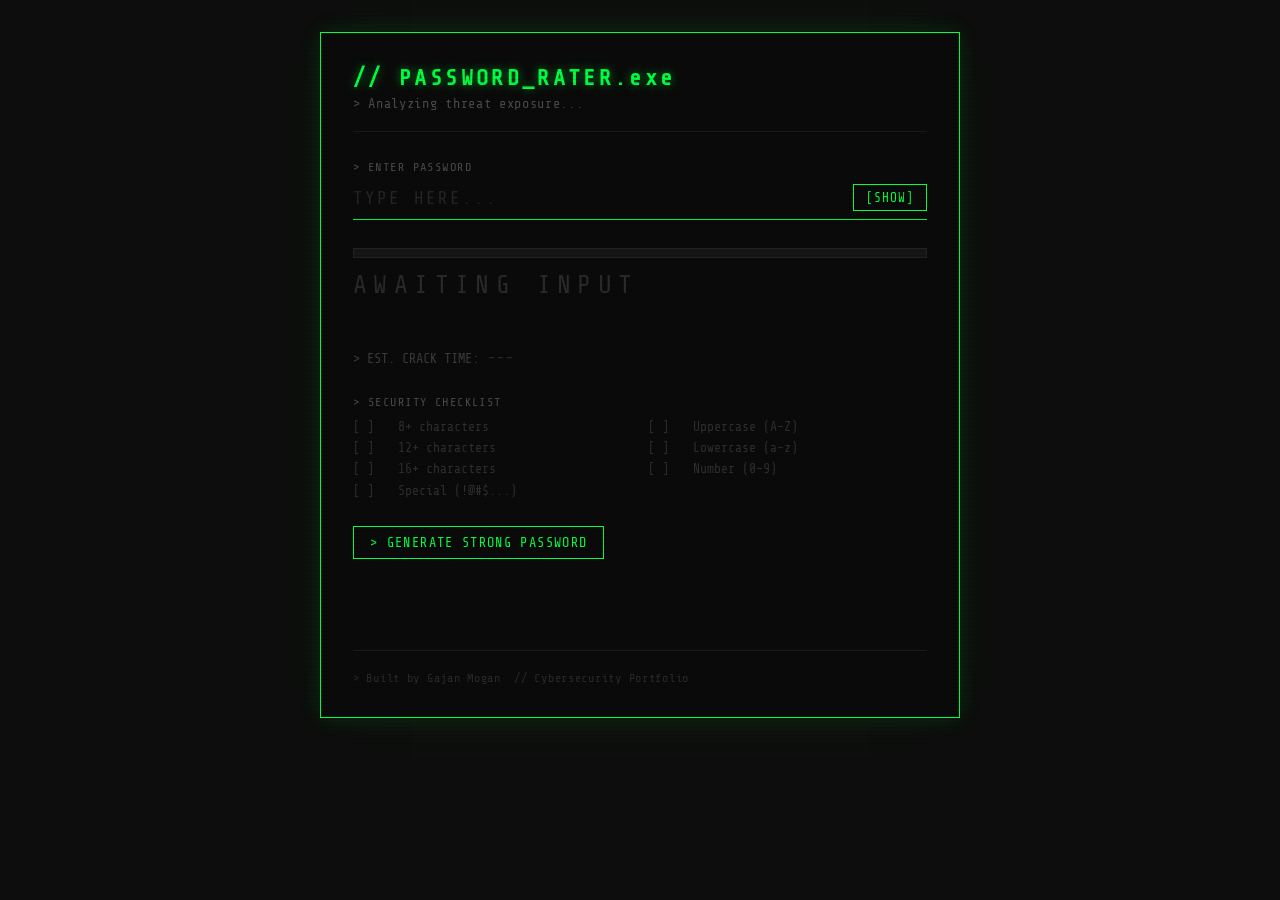
<file: index.html>
<!DOCTYPE html>
<html lang="en">
<head>
  <meta charset="UTF-8" />
  <meta name="viewport" content="width=device-width, initial-scale=1.0" />
  <title>PASSWORD_RATER.exe // Gajan Mogan</title>
  <link rel="preconnect" href="https://fonts.googleapis.com" />
  <link href="https://fonts.googleapis.com/css2?family=Share+Tech+Mono&display=swap" rel="stylesheet" />

  <style>
    /* ─── Reset & Base ─── */
    *, *::before, *::after {
      box-sizing: border-box;
      margin: 0;
      padding: 0;
    }

    body {
      background: #0d0d0d;
      color: #00ff41;
      font-family: 'Share Tech Mono', 'Courier New', monospace;
      min-height: 100vh;
      display: flex;
      justify-content: center;
      align-items: flex-start;
      padding: 2rem 1rem 4rem;
    }

    /* ─── CRT Scanline Overlay ─── */
    /* Sits on top of everything, but never blocks clicks */
    #scanlines {
      position: fixed;
      top: 0; left: 0;
      width: 100%; height: 100%;
      background: repeating-linear-gradient(
        to bottom,
        transparent 0px,
        transparent 3px,
        rgba(0, 0, 0, 0.07) 3px,
        rgba(0, 0, 0, 0.07) 4px
      );
      pointer-events: none;
      z-index: 9999;
    }

    /* ─── Main Container ─── */
    .container {
      width: 100%;
      max-width: 640px;
      border: 1px solid #00ff41;
      padding: 2rem;
      background: #0a0a0a;
      box-shadow:
        0 0 20px rgba(0, 255, 65, 0.12),
        0 0 60px rgba(0, 255, 65, 0.04);
    }

    /* ─── Header ─── */
    header {
      border-bottom: 1px solid #1a1a1a;
      padding-bottom: 1.25rem;
      margin-bottom: 1.75rem;
    }

    header h1 {
      font-size: 1.4rem;
      letter-spacing: 0.15em;
      text-shadow: 0 0 10px rgba(0, 255, 65, 0.5);
    }

    .subtitle {
      color: #4a4a4a;
      font-size: 0.85rem;
      margin-top: 0.4rem;
      letter-spacing: 0.05em;
    }

    /* ─── Section Spacing ─── */
    .section {
      margin-bottom: 1.75rem;
    }

    .section-label {
      color: #4a4a4a;
      font-size: 0.75rem;
      letter-spacing: 0.12em;
      margin-bottom: 0.6rem;
    }

    /* ─── Password Input ─── */
    .input-wrapper {
      display: flex;
      align-items: center;
      gap: 0.75rem;
      border-bottom: 1px solid #00ff41;
      padding-bottom: 0.5rem;
    }

    #passwordInput {
      flex: 1;
      background: transparent;
      border: none;
      color: #00ff41;
      font-family: inherit;
      font-size: 1.1rem;
      outline: none;
      letter-spacing: 0.12em;
      caret-color: #00ff41;
    }

    #passwordInput::placeholder {
      color: #252525;
    }

    /* ─── Buttons (shared style) ─── */
    button {
      background: transparent;
      border: 1px solid #00ff41;
      color: #00ff41;
      font-family: inherit;
      font-size: 0.8rem;
      padding: 0.35rem 0.75rem;
      cursor: pointer;
      letter-spacing: 0.08em;
      transition: background 0.15s ease, color 0.15s ease;
      white-space: nowrap;
    }

    button:hover {
      background: #00ff41;
      color: #0d0d0d;
    }

    button:active {
      opacity: 0.8;
    }

    /* ─── Strength Bar ─── */
    .strength-bar-track {
      width: 100%;
      height: 10px;
      background: #151515;
      border: 1px solid #222;
      margin-bottom: 0.75rem;
      overflow: hidden;
    }

    #strengthBar {
      height: 100%;
      width: 0%;
      /* Animate width and color changes smoothly */
      transition: width 0.4s ease, background-color 0.4s ease, box-shadow 0.4s ease;
    }

    /* ─── Strength Label ─── */
    #strengthLabel {
      font-size: 1.6rem;
      letter-spacing: 0.25em;
      color: #2a2a2a;
      transition: color 0.4s ease;
    }

    /* Pulsing glow when a level is active */
    #strengthLabel.active {
      animation: glowPulse 1.8s ease-in-out infinite alternate;
    }

    @keyframes glowPulse {
      from { text-shadow: 0 0 4px currentColor; }
      to   { text-shadow: 0 0 18px currentColor, 0 0 36px currentColor; }
    }

    /* ─── Flavor Text ─── */
    #flavorText {
      font-size: 0.8rem;
      color: #3a3a3a;
      margin-top: 0.4rem;
      min-height: 1.2em;
      transition: color 0.4s ease;
      letter-spacing: 0.04em;
    }

    /* ─── Crack Time ─── */
    .crack-time-row {
      display: flex;
      align-items: baseline;
      gap: 0.5rem;
      font-size: 0.85rem;
    }

    .crack-label {
      color: #3a3a3a;
    }

    #crackTime {
      color: #2a2a2a;
      font-size: 1rem;
      transition: color 0.4s ease;
    }

    /* ─── Checklist ─── */
    .checklist {
      display: grid;
      grid-template-columns: 1fr 1fr;
      gap: 0.4rem 1rem;
    }

    /* On small screens, collapse to one column */
    @media (max-width: 440px) {
      .checklist { grid-template-columns: 1fr; }
    }

    .check-item {
      display: flex;
      align-items: center;
      gap: 0.6rem;
      color: #2e2e2e;
      font-size: 0.82rem;
      transition: color 0.25s ease;
    }

    .check-item.passed {
      color: #00ff41;
    }

    .check-icon {
      display: inline-block;
      min-width: 2.2rem;
      font-size: 0.82rem;
      transition: transform 0.2s ease;
    }

    .check-item.passed .check-icon {
      transform: scale(1.15);
    }

    /* ─── Generate / Suggest Section ─── */
    #generateBtn {
      font-size: 0.85rem;
      padding: 0.5rem 1rem;
      letter-spacing: 0.1em;
    }

    #suggestOutput {
      margin-top: 0.75rem;
      font-size: 1rem;
      letter-spacing: 0.1em;
      color: #00ff41;
      word-break: break-all;
      min-height: 1.5em;
    }

    .suggest-actions {
      display: flex;
      align-items: center;
      gap: 0.75rem;
      margin-top: 0.6rem;
    }

    #copyBtn {
      display: none;
    }

    #copyConfirm {
      font-size: 0.75rem;
      color: #00ff41;
      opacity: 0;
      transition: opacity 0.3s ease;
    }

    #copyConfirm.show {
      opacity: 1;
    }

    /* ─── Footer ─── */
    footer {
      border-top: 1px solid #1a1a1a;
      padding-top: 1.25rem;
      margin-top: 2rem;
      font-size: 0.75rem;
      color: #2a2a2a;
      letter-spacing: 0.06em;
    }
  </style>
</head>

<body>

  <!-- CRT scanline effect -->
  <div id="scanlines"></div>

  <div class="container">

    <!-- Header -->
    <header>
      <h1>// PASSWORD_RATER.exe</h1>
      <p class="subtitle">> Analyzing threat exposure...</p>
    </header>

    <!-- Input -->
    <div class="section">
      <p class="section-label">> ENTER PASSWORD</p>
      <div class="input-wrapper">
        <input
          type="password"
          id="passwordInput"
          placeholder="TYPE HERE..."
          autocomplete="off"
          spellcheck="false"
        />
        <button id="toggleBtn">[SHOW]</button>
      </div>
    </div>

    <!-- Strength meter -->
    <div class="section">
      <div class="strength-bar-track">
        <div id="strengthBar"></div>
      </div>
      <div id="strengthLabel">AWAITING INPUT</div>
      <p id="flavorText"></p>
    </div>

    <!-- Crack time -->
    <div class="section">
      <div class="crack-time-row">
        <span class="crack-label">> EST. CRACK TIME:</span>
        <span id="crackTime">---</span>
      </div>
    </div>

    <!-- Criteria checklist -->
    <div class="section">
      <p class="section-label">> SECURITY CHECKLIST</p>
      <div class="checklist">
        <div class="check-item" id="check-len8">
          <span class="check-icon">[ ]</span>
          <span>8+ characters</span>
        </div>
        <div class="check-item" id="check-upper">
          <span class="check-icon">[ ]</span>
          <span>Uppercase (A–Z)</span>
        </div>
        <div class="check-item" id="check-len12">
          <span class="check-icon">[ ]</span>
          <span>12+ characters</span>
        </div>
        <div class="check-item" id="check-lower">
          <span class="check-icon">[ ]</span>
          <span>Lowercase (a–z)</span>
        </div>
        <div class="check-item" id="check-len16">
          <span class="check-icon">[ ]</span>
          <span>16+ characters</span>
        </div>
        <div class="check-item" id="check-number">
          <span class="check-icon">[ ]</span>
          <span>Number (0–9)</span>
        </div>
        <div class="check-item" id="check-special">
          <span class="check-icon">[ ]</span>
          <span>Special (!@#$...)</span>
        </div>
      </div>
    </div>

    <!-- Password generator -->
    <div class="section">
      <button id="generateBtn">> GENERATE STRONG PASSWORD</button>
      <p id="suggestOutput"></p>
      <div class="suggest-actions">
        <button id="copyBtn">[COPY]</button>
        <span id="copyConfirm">COPIED!</span>
      </div>
    </div>

    <!-- Footer -->
    <footer>
      <p>> Built by Gajan Mogan &nbsp;// Cybersecurity Portfolio</p>
    </footer>

  </div><!-- /.container -->

  <script>
    // ─────────────────────────────────────────────
    // 1. DOM REFERENCES
    //    Grab all the elements we need to read or update
    // ─────────────────────────────────────────────
    const passwordInput = document.getElementById('passwordInput');
    const toggleBtn     = document.getElementById('toggleBtn');
    const strengthBar   = document.getElementById('strengthBar');
    const strengthLabel = document.getElementById('strengthLabel');
    const flavorText    = document.getElementById('flavorText');
    const crackTime     = document.getElementById('crackTime');
    const generateBtn   = document.getElementById('generateBtn');
    const suggestOutput = document.getElementById('suggestOutput');
    const copyBtn       = document.getElementById('copyBtn');
    const copyConfirm   = document.getElementById('copyConfirm');

    // ─────────────────────────────────────────────
    // 2. STRENGTH LEVELS
    //    Each level has a score range, a label, a color,
    //    flavor text, and how wide the bar should be.
    // ─────────────────────────────────────────────
    const LEVELS = [
      {
        min: 0,  max: 19,
        label:    'CRITICAL',
        color:    '#ff2222',
        flavor:   '> A script kiddie could crack this. Change it now.',
        barWidth: '12%'
      },
      {
        min: 20, max: 39,
        label:    'WEAK',
        color:    '#ff6600',
        flavor:   '> Your neighbor\'s kid could crack this over lunch.',
        barWidth: '33%'
      },
      {
        min: 40, max: 59,
        label:    'MODERATE',
        color:    '#ffcc00',
        flavor:   '> Better. But a determined attacker gets in within hours.',
        barWidth: '55%'
      },
      {
        min: 60, max: 79,
        label:    'STRONG',
        color:    '#aaff00',
        flavor:   '> Solid. Would take years on commodity hardware.',
        barWidth: '78%'
      },
      {
        min: 80, max: 100,
        label:    'UNBREAKABLE',
        color:    '#00ff41',
        flavor:   '> Heat death of the universe before this falls. Respect.',
        barWidth: '100%'
      }
    ];

    // ─────────────────────────────────────────────
    // 3. EVALUATE PASSWORD
    //    Returns a score 0-100 and which criteria passed
    // ─────────────────────────────────────────────
    function evaluatePassword(pw) {
      const criteria = {
        len8:    pw.length >= 8,
        len12:   pw.length >= 12,
        len16:   pw.length >= 16,
        upper:   /[A-Z]/.test(pw),
        lower:   /[a-z]/.test(pw),
        number:  /[0-9]/.test(pw),
        special: /[!@#$%^&*()\-_=+\[\]{};':"\\|,.<>/?`~]/.test(pw)
      };

      let score = 0;
      if (criteria.len8)    score += 15;
      if (criteria.len12)   score += 20;
      if (criteria.len16)   score += 10;
      if (criteria.upper)   score += 15;
      if (criteria.lower)   score += 10;
      if (criteria.number)  score += 15;
      if (criteria.special) score += 20;

      // Cap at 100
      score = Math.min(score, 100);

      return { score, criteria };
    }

    // ─────────────────────────────────────────────
    // 4. GET LEVEL
    //    Find which level object matches a given score
    // ─────────────────────────────────────────────
    function getLevel(score) {
      return LEVELS.find(l => score >= l.min && score <= l.max);
    }

    // ─────────────────────────────────────────────
    // 5. CRACK TIME ESTIMATE
    //    Simplified entropy-based calculation.
    //    Assumes an attacker doing 10 billion guesses/sec.
    // ─────────────────────────────────────────────
    function estimateCrackTime(pw) {
      if (pw.length === 0) return '---';

      // How many different characters could appear at each position?
      let charsetSize = 0;
      if (/[a-z]/.test(pw))                                      charsetSize += 26;
      if (/[A-Z]/.test(pw))                                      charsetSize += 26;
      if (/[0-9]/.test(pw))                                      charsetSize += 10;
      if (/[!@#$%^&*()\-_=+\[\]{};':"\\|,.<>/?`~]/.test(pw))   charsetSize += 32;
      if (charsetSize === 0) charsetSize = 26; // fallback

      // log10(total combinations) = length * log10(charset size)
      const log10Combos = pw.length * Math.log10(charsetSize);

      // On average you crack it after half the combinations.
      // Attacker speed: 10^10 guesses per second.
      // log10(avg seconds) = log10Combos - log10(2) - 10
      const log10Secs = log10Combos - Math.log10(2) - 10;

      // Convert to a human-readable string
      if (log10Secs < 0)    return 'instantly';
      if (log10Secs < 1.3)  return 'a few seconds';
      if (log10Secs < 2.8)  return 'minutes';
      if (log10Secs < 4.5)  return 'hours';
      if (log10Secs < 5.8)  return 'days';
      if (log10Secs < 7)    return 'weeks';
      if (log10Secs < 8.5)  return 'months';
      if (log10Secs < 9.5)  return 'years';
      if (log10Secs < 11)   return 'decades';
      if (log10Secs < 14)   return 'centuries';
      return 'longer than the universe has existed';
    }

    // ─────────────────────────────────────────────
    // 6. UPDATE CHECKLIST
    //    Add/remove 'passed' class and swap the icon text
    // ─────────────────────────────────────────────
    const CHECKS = {
      'check-len8':    'len8',
      'check-len12':   'len12',
      'check-len16':   'len16',
      'check-upper':   'upper',
      'check-lower':   'lower',
      'check-number':  'number',
      'check-special': 'special'
    };

    function updateChecklist(criteria) {
      for (const [id, key] of Object.entries(CHECKS)) {
        const el   = document.getElementById(id);
        const icon = el.querySelector('.check-icon');
        if (criteria[key]) {
          el.classList.add('passed');
          icon.textContent = '[✓]';
        } else {
          el.classList.remove('passed');
          icon.textContent = '[ ]';
        }
      }
    }

    // ─────────────────────────────────────────────
    // 7. RESET UI
    //    Called when the input is empty
    // ─────────────────────────────────────────────
    function resetUI() {
      strengthBar.style.width           = '0%';
      strengthBar.style.backgroundColor = 'transparent';
      strengthBar.style.boxShadow       = 'none';
      strengthLabel.textContent         = 'AWAITING INPUT';
      strengthLabel.style.color         = '#2a2a2a';
      strengthLabel.classList.remove('active');
      flavorText.textContent            = '';
      flavorText.style.color            = '#3a3a3a';
      crackTime.textContent             = '---';
      crackTime.style.color             = '#2a2a2a';

      // Reset all checklist items
      const emptyCriteria = { len8: false, len12: false, len16: false, upper: false, lower: false, number: false, special: false };
      updateChecklist(emptyCriteria);
    }

    // ─────────────────────────────────────────────
    // 8. UPDATE UI
    //    Main function — runs on every keystroke
    // ─────────────────────────────────────────────
    function updateUI(pw) {
      if (pw.length === 0) {
        resetUI();
        return;
      }

      const { score, criteria } = evaluatePassword(pw);
      const level = getLevel(score);

      // Animate the strength bar
      strengthBar.style.width           = level.barWidth;
      strengthBar.style.backgroundColor = level.color;
      strengthBar.style.boxShadow       = `0 0 8px ${level.color}`;

      // Update the label and its glow
      strengthLabel.textContent  = level.label;
      strengthLabel.style.color  = level.color;
      strengthLabel.classList.add('active');

      // Flavor text
      flavorText.textContent  = level.flavor;
      flavorText.style.color  = level.color;

      // Crack time
      crackTime.textContent = estimateCrackTime(pw);
      crackTime.style.color = level.color;

      // Checklist
      updateChecklist(criteria);
    }

    // ─────────────────────────────────────────────
    // 9. SHOW / HIDE PASSWORD TOGGLE
    // ─────────────────────────────────────────────
    toggleBtn.addEventListener('click', function () {
      if (passwordInput.type === 'password') {
        passwordInput.type    = 'text';
        toggleBtn.textContent = '[HIDE]';
      } else {
        passwordInput.type    = 'password';
        toggleBtn.textContent = '[SHOW]';
      }
    });

    // Listen for every keystroke in the password field
    passwordInput.addEventListener('input', function () {
      updateUI(this.value);
    });

    // ─────────────────────────────────────────────
    // 10. PASSWORD GENERATOR
    //     Always produces a 16-char password that
    //     passes every single criterion.
    // ─────────────────────────────────────────────
    function generateStrongPassword() {
      const upper   = 'ABCDEFGHIJKLMNOPQRSTUVWXYZ';
      const lower   = 'abcdefghijklmnopqrstuvwxyz';
      const numbers = '0123456789';
      const special = '!@#$%^&*()-_=+[]{}';
      const all     = upper + lower + numbers + special;

      // Start with at least 2 characters from each required category
      const chars = [
        upper[Math.floor(Math.random() * upper.length)],
        upper[Math.floor(Math.random() * upper.length)],
        lower[Math.floor(Math.random() * lower.length)],
        lower[Math.floor(Math.random() * lower.length)],
        numbers[Math.floor(Math.random() * numbers.length)],
        numbers[Math.floor(Math.random() * numbers.length)],
        special[Math.floor(Math.random() * special.length)],
        special[Math.floor(Math.random() * special.length)]
      ];

      // Fill to 16 characters with random picks from the full set
      while (chars.length < 16) {
        chars.push(all[Math.floor(Math.random() * all.length)]);
      }

      // Fisher-Yates shuffle — removes any predictable pattern
      for (let i = chars.length - 1; i > 0; i--) {
        const j = Math.floor(Math.random() * (i + 1));
        [chars[i], chars[j]] = [chars[j], chars[i]];
      }

      return chars.join('');
    }

    generateBtn.addEventListener('click', function () {
      const newPassword = generateStrongPassword();
      suggestOutput.textContent = newPassword;
      copyBtn.style.display     = 'inline-block';
      copyConfirm.classList.remove('show');
    });

    // ─────────────────────────────────────────────
    // 11. COPY TO CLIPBOARD
    // ─────────────────────────────────────────────
    copyBtn.addEventListener('click', function () {
      const text = suggestOutput.textContent;
      if (!text) return;

      navigator.clipboard.writeText(text).then(function () {
        copyConfirm.classList.add('show');
        // Hide the confirmation after 2 seconds
        setTimeout(function () {
          copyConfirm.classList.remove('show');
        }, 2000);
      });
    });
  </script>

</body>
</html>
</file>
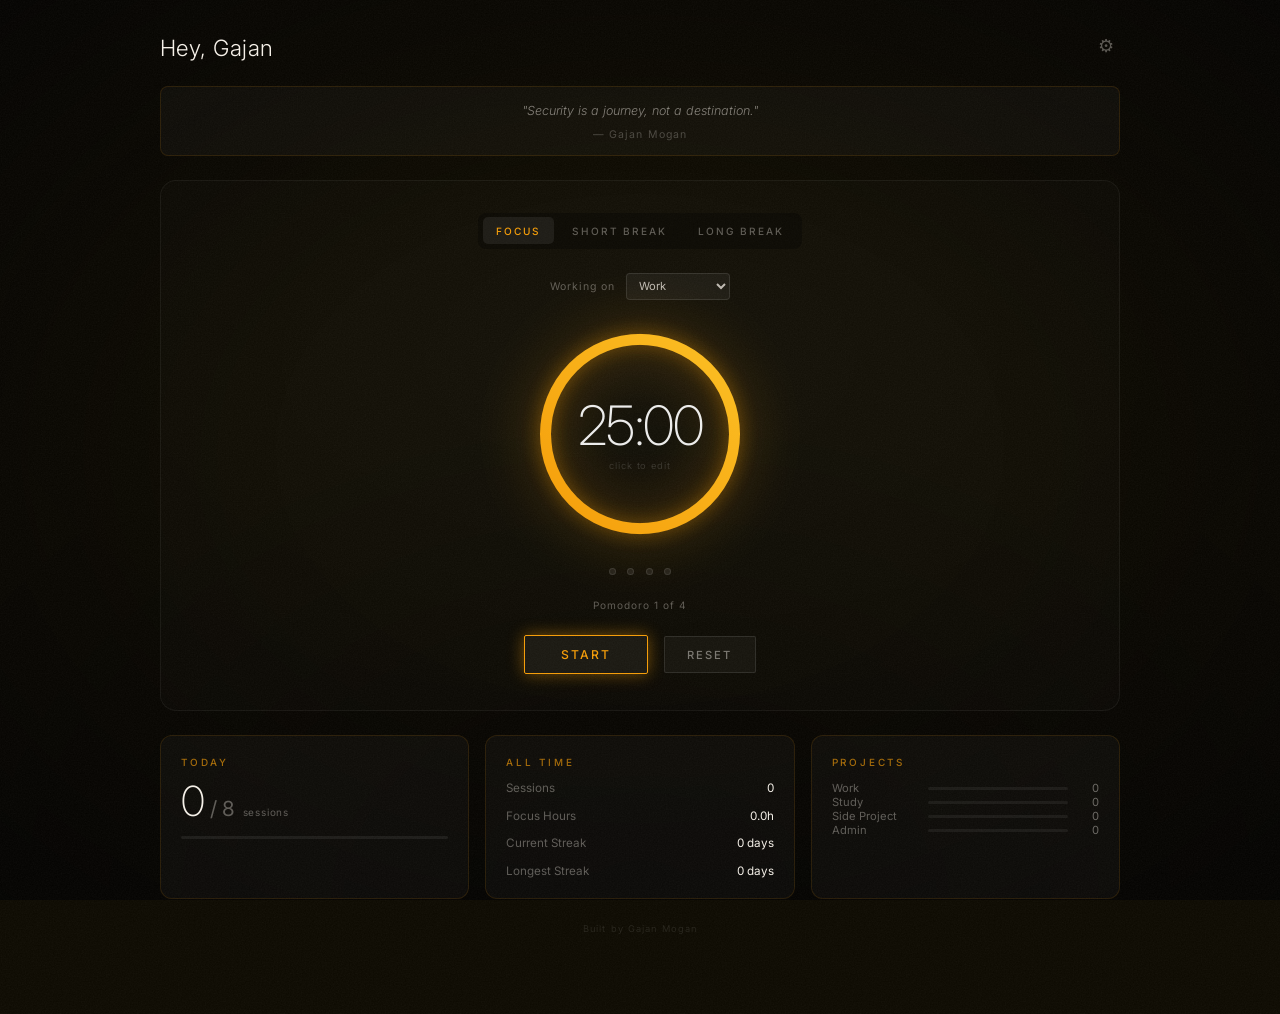
<file: dashboard/index.html>
<!DOCTYPE html>
<html lang="en">
<head>
  <meta charset="UTF-8" />
  <meta name="viewport" content="width=device-width, initial-scale=1.0" />
  <title>Gajan's Dashboard</title>
  <link rel="preconnect" href="https://fonts.googleapis.com" />
  <link href="https://fonts.googleapis.com/css2?family=Inter:wght@200;300;400;500&display=swap" rel="stylesheet" />

  <style>
    *, *::before, *::after { box-sizing: border-box; margin: 0; padding: 0; }

    :root {
      --bg:           #0d0a00;
      --accent:       #f59e0b;
      --accent-glow:  rgba(245, 158, 11, 0.45);
      --text:         #f5f0e8;
      --text-muted:   rgba(245, 240, 232, 0.35);
      --card-bg:      rgba(255, 255, 255, 0.03);
      --card-border:  rgba(245, 158, 11, 0.12);
    }

    body {
      min-height: 100vh;
      display: flex;
      flex-direction: column;
      align-items: center;
      padding: 2rem 1.5rem 5rem;
      font-family: 'Inter', sans-serif;
      color: var(--text);
      background-color: var(--bg);
      transition: background-color 1.8s ease;
      overflow-x: hidden;
    }

    /* Gradient depth overlay */
    body::before {
      content: '';
      position: fixed;
      inset: 0;
      background:
        radial-gradient(ellipse 80% 60% at 50% 40%, rgba(255,255,255,0.02) 0%, transparent 70%),
        radial-gradient(ellipse 100% 100% at 50% 100%, rgba(0,0,0,0.5) 0%, transparent 60%);
      pointer-events: none;
      z-index: 1;
    }

    /* Vignette */
    body::after {
      content: '';
      position: fixed;
      inset: 0;
      background: radial-gradient(ellipse at center, transparent 40%, rgba(0,0,0,0.65) 100%);
      pointer-events: none;
      z-index: 2;
    }

    /* Film grain */
    #grain {
      position: fixed;
      inset: -100%;
      width: 300%;
      height: 300%;
      background-image: url("data:image/svg+xml,%3Csvg xmlns='http://www.w3.org/2000/svg' width='400' height='400'%3E%3Cfilter id='n'%3E%3CfeTurbulence type='fractalNoise' baseFrequency='0.75' numOctaves='4' stitchTiles='stitch'/%3E%3CfeColorMatrix type='saturate' values='0'/%3E%3C/filter%3E%3Crect width='400' height='400' filter='url(%23n)' opacity='1'/%3E%3C/svg%3E");
      background-repeat: repeat;
      opacity: 0.055;
      pointer-events: none;
      z-index: 3;
      animation: grain 0.4s steps(1) infinite;
    }

    @keyframes grain {
      0%   { transform: translate(0,    0  ); }
      10%  { transform: translate(-4%, -6% ); }
      20%  { transform: translate(-8%,  4% ); }
      30%  { transform: translate( 4%, -8% ); }
      40%  { transform: translate(-4%, 12% ); }
      50%  { transform: translate(-8%,  4% ); }
      60%  { transform: translate(12%,  0% ); }
      70%  { transform: translate( 0%,  8% ); }
      80%  { transform: translate(-12%, 0% ); }
      90%  { transform: translate( 8%,  4% ); }
      100% { transform: translate( 4%,  0% ); }
    }

    /* ── App container ── */
    #app {
      position: relative;
      z-index: 10;
      width: 100%;
      max-width: 960px;
      display: flex;
      flex-direction: column;
      gap: 1.5rem;
    }

    /* ── Header ── */
    header {
      display: flex;
      align-items: center;
      justify-content: space-between;
    }

    .greeting {
      font-size: 1.4rem;
      font-weight: 300;
      letter-spacing: 0.02em;
    }

    .btn-icon {
      background: none;
      border: none;
      color: var(--text-muted);
      cursor: pointer;
      font-size: 1.1rem;
      padding: 0.4rem;
      border-radius: 4px;
      transition: color 0.2s ease;
      line-height: 1;
    }
    .btn-icon:hover { color: var(--accent); }

    /* ── Quote bar ── */
    #quote-bar {
      text-align: center;
      padding: 0.85rem 1.5rem;
      border-radius: 8px;
      background: var(--card-bg);
      border: 1px solid var(--card-border);
    }

    #quote-text {
      font-size: 0.78rem;
      font-weight: 300;
      font-style: italic;
      color: rgba(245, 240, 232, 0.5);
      line-height: 1.65;
    }

    #quote-author {
      display: block;
      font-size: 0.66rem;
      color: rgba(245, 240, 232, 0.25);
      margin-top: 0.4rem;
      letter-spacing: 0.1em;
    }

    /* ── Timer section ── */
    #timer-section {
      display: flex;
      flex-direction: column;
      align-items: center;
      gap: 1.5rem;
      padding: 2rem 1rem 2.2rem;
      border-radius: 16px;
      background: rgba(255, 255, 255, 0.015);
      border: 1px solid rgba(255, 255, 255, 0.05);
      user-select: none;
    }

    /* ── Mode tabs ── */
    #mode-tabs {
      display: flex;
      gap: 0.3rem;
      background: rgba(0, 0, 0, 0.3);
      border-radius: 8px;
      padding: 0.3rem;
    }

    .mode-tab {
      background: none;
      border: none;
      color: var(--text-muted);
      font-family: inherit;
      font-size: 0.63rem;
      font-weight: 500;
      letter-spacing: 0.18em;
      padding: 0.45rem 0.85rem;
      border-radius: 5px;
      cursor: pointer;
      transition: all 0.2s ease;
    }
    .mode-tab:hover { color: rgba(245, 240, 232, 0.65); }
    .mode-tab.active {
      background: rgba(255, 255, 255, 0.07);
      color: var(--accent);
    }

    /* ── Project row ── */
    #project-row {
      display: flex;
      align-items: center;
      gap: 0.65rem;
    }

    .project-label {
      font-size: 0.66rem;
      letter-spacing: 0.1em;
      color: var(--text-muted);
    }

    #project-select {
      background: rgba(255, 255, 255, 0.05);
      border: 1px solid rgba(255, 255, 255, 0.1);
      border-radius: 4px;
      color: rgba(245, 240, 232, 0.75);
      font-family: inherit;
      font-size: 0.7rem;
      padding: 0.3rem 0.55rem;
      cursor: pointer;
      outline: none;
      transition: border-color 0.2s ease;
      user-select: auto;
    }
    #project-select:hover,
    #project-select:focus  { border-color: var(--accent); }
    #project-select option { background: #1a1400; }

    /* ── Ring ── */
    .ring-wrapper {
      position: relative;
      width: 220px;
      height: 220px;
    }

    .ring-svg {
      width: 100%;
      height: 100%;
      transform: rotate(-90deg);
      overflow: visible;
    }

    .ring-track {
      fill: none;
      stroke: rgba(255, 255, 255, 0.07);
      stroke-width: 10;
    }

    .ring-progress {
      fill: none;
      stroke: url(#ringGradient);
      stroke-width: 10;
      stroke-linecap: round;
      stroke-dasharray: 540;
      stroke-dashoffset: 0;
      transition: stroke-dashoffset 1s linear;
      filter: drop-shadow(0 0 8px var(--accent-glow))
              drop-shadow(0 0 24px var(--accent-glow));
    }

    /* ── Time display ── */
    .time-display {
      position: absolute;
      top: 50%;
      left: 50%;
      transform: translate(-50%, -50%);
      text-align: center;
    }

    .time-digits {
      font-size: 3.4rem;
      font-weight: 200;
      letter-spacing: -0.03em;
      color: rgba(255, 255, 255, 0.92);
      cursor: pointer;
      line-height: 1;
      transition: color 0.3s ease;
    }
    .time-digits:hover {
      color: #fff;
      text-shadow: 0 0 20px rgba(255, 255, 255, 0.3);
    }

    .time-input {
      display: none;
      font-size: 3.4rem;
      font-weight: 200;
      font-family: inherit;
      letter-spacing: -0.03em;
      color: var(--accent);
      background: transparent;
      border: none;
      border-bottom: 1px solid var(--accent);
      outline: none;
      width: 130px;
      text-align: center;
    }

    .time-hint {
      font-size: 0.58rem;
      color: rgba(255, 255, 255, 0.15);
      margin-top: 0.45rem;
      letter-spacing: 0.1em;
    }

    .running .time-digits {
      animation: breathe 4s ease-in-out infinite;
    }

    @keyframes breathe {
      0%, 100% { opacity: 0.92; }
      50%       { opacity: 0.6;  }
    }

    /* ── Session dots ── */
    .session-dots {
      display: flex;
      gap: 0.7rem;
    }

    .dot {
      width: 7px;
      height: 7px;
      border-radius: 50%;
      background: rgba(255, 255, 255, 0.08);
      border: 1px solid rgba(255, 255, 255, 0.1);
      transition: all 0.4s ease;
    }
    .dot.filled {
      background: var(--accent);
      border-color: var(--accent);
      box-shadow: 0 0 8px var(--accent-glow);
    }

    .cycle-info {
      font-size: 0.63rem;
      color: var(--text-muted);
      letter-spacing: 0.1em;
    }

    /* ── Controls ── */
    .controls {
      display: flex;
      gap: 1rem;
      align-items: center;
    }

    .btn {
      background: rgba(255, 255, 255, 0.04);
      border: 1px solid rgba(255, 255, 255, 0.1);
      color: rgba(245, 240, 232, 0.45);
      font-family: inherit;
      font-size: 0.7rem;
      font-weight: 500;
      letter-spacing: 0.18em;
      padding: 0.65rem 1.4rem;
      cursor: pointer;
      border-radius: 2px;
      transition: all 0.2s ease;
    }
    .btn:hover {
      background: rgba(255, 255, 255, 0.08);
      border-color: rgba(255, 255, 255, 0.25);
      color: rgba(245, 240, 232, 0.8);
    }

    .btn-primary {
      background: rgba(255, 255, 255, 0.05);
      border-color: var(--accent);
      color: var(--accent);
      font-size: 0.76rem;
      padding: 0.7rem 2.2rem;
      box-shadow: 0 0 16px var(--accent-glow);
    }
    .btn-primary:hover {
      background: var(--accent);
      color: #1a0e00;
      box-shadow: 0 0 28px var(--accent-glow);
    }

    .btn-sm {
      font-size: 0.63rem;
      padding: 0.4rem 0.75rem;
      margin-top: 0.5rem;
    }

    /* ── Dashboard grid ── */
    #dashboard-grid {
      display: grid;
      grid-template-columns: repeat(3, 1fr);
      gap: 1rem;
    }

    /* ── Cards ── */
    .card {
      background: var(--card-bg);
      border: 1px solid var(--card-border);
      border-radius: 12px;
      padding: 1.25rem;
      display: flex;
      flex-direction: column;
      gap: 0.85rem;
    }

    .card-title {
      font-size: 0.62rem;
      font-weight: 500;
      letter-spacing: 0.28em;
      text-transform: uppercase;
      color: var(--accent);
      opacity: 0.65;
    }

    /* Today card */
    .goal-display {
      display: flex;
      align-items: baseline;
      gap: 0.3rem;
    }

    #today-count {
      font-size: 2.6rem;
      font-weight: 200;
      line-height: 1;
      color: var(--text);
    }

    .goal-sep    { font-size: 1.3rem; color: var(--text-muted); }
    #today-goal  { font-size: 1.3rem; color: var(--text-muted); }
    .goal-unit   {
      font-size: 0.62rem;
      color: var(--text-muted);
      letter-spacing: 0.08em;
      margin-left: 0.2rem;
    }

    .progress-track {
      height: 3px;
      background: rgba(255, 255, 255, 0.07);
      border-radius: 2px;
      overflow: hidden;
    }

    .progress-fill {
      height: 100%;
      background: var(--accent);
      border-radius: 2px;
      width: 0%;
      transition: width 0.6s ease;
      box-shadow: 0 0 6px var(--accent-glow);
    }

    .milestone-msg {
      font-size: 0.68rem;
      color: var(--accent);
      min-height: 1em;
      opacity: 0;
      transition: opacity 0.5s ease;
      line-height: 1.5;
    }
    .milestone-msg.visible { opacity: 1; }

    /* Stats card */
    .stat-row {
      display: flex;
      justify-content: space-between;
      align-items: center;
      font-size: 0.73rem;
    }
    .stat-label { color: var(--text-muted); }
    .stat-value { color: var(--text); font-weight: 400; }

    /* Projects card */
    .proj-row {
      display: flex;
      align-items: center;
      gap: 0.55rem;
      font-size: 0.7rem;
    }
    .proj-name {
      width: 88px;
      color: var(--text-muted);
      white-space: nowrap;
      overflow: hidden;
      text-overflow: ellipsis;
      flex-shrink: 0;
    }
    .proj-bar-outer {
      flex: 1;
      height: 3px;
      background: rgba(255, 255, 255, 0.06);
      border-radius: 2px;
      overflow: hidden;
    }
    .proj-bar-inner {
      height: 100%;
      background: var(--accent);
      border-radius: 2px;
      transition: width 0.5s ease;
    }
    .proj-count {
      width: 22px;
      text-align: right;
      color: rgba(245, 240, 232, 0.4);
      flex-shrink: 0;
    }

    /* ── Settings modal ── */
    .modal-overlay {
      position: fixed;
      inset: 0;
      background: rgba(0, 0, 0, 0.7);
      z-index: 100;
      display: flex;
      align-items: center;
      justify-content: center;
      backdrop-filter: blur(6px);
    }
    .modal-overlay.hidden { display: none; }

    .modal-box {
      background: #1a1400;
      border: 1px solid rgba(245, 158, 11, 0.2);
      border-radius: 16px;
      width: 90%;
      max-width: 460px;
      max-height: 85vh;
      overflow-y: auto;
      display: flex;
      flex-direction: column;
    }

    .modal-header {
      display: flex;
      justify-content: space-between;
      align-items: center;
      padding: 1.25rem 1.5rem 0;
    }
    .modal-header h2 {
      font-size: 0.8rem;
      font-weight: 500;
      letter-spacing: 0.25em;
      text-transform: uppercase;
      color: var(--accent);
    }

    .modal-body {
      padding: 1.25rem 1.5rem;
      display: flex;
      flex-direction: column;
      gap: 1.4rem;
    }

    .settings-section h3 {
      font-size: 0.62rem;
      font-weight: 500;
      letter-spacing: 0.2em;
      text-transform: uppercase;
      color: rgba(245, 240, 232, 0.3);
      margin-bottom: 0.7rem;
    }

    .settings-row {
      display: flex;
      justify-content: space-between;
      align-items: center;
      margin-bottom: 0.55rem;
    }
    .settings-row label {
      font-size: 0.73rem;
      color: rgba(245, 240, 232, 0.55);
    }

    .settings-input {
      background: rgba(255, 255, 255, 0.06);
      border: 1px solid rgba(255, 255, 255, 0.1);
      border-radius: 4px;
      color: var(--text);
      font-family: inherit;
      font-size: 0.73rem;
      padding: 0.35rem 0.6rem;
      width: 72px;
      text-align: center;
      outline: none;
      transition: border-color 0.2s ease;
    }
    .settings-input:focus { border-color: var(--accent); }

    #settings-projects-list {
      display: flex;
      flex-direction: column;
      gap: 0.4rem;
    }

    .settings-proj-row {
      display: flex;
      gap: 0.5rem;
      align-items: center;
    }
    .settings-proj-row .proj-input {
      flex: 1;
      width: auto;
      text-align: left;
    }

    .modal-footer {
      padding: 0.75rem 1.5rem 1.5rem;
      display: flex;
      justify-content: flex-end;
    }

    /* ── Footer ── */
    footer {
      font-size: 0.58rem;
      color: rgba(255, 255, 255, 0.1);
      letter-spacing: 0.12em;
      text-align: center;
    }

    /* ── Responsive ── */
    @media (max-width: 639px) {
      #dashboard-grid          { grid-template-columns: 1fr; }
      .ring-wrapper            { width: 190px; height: 190px; }
      .time-digits             { font-size: 3rem; }
      .time-input              { font-size: 3rem; width: 115px; }
      .greeting                { font-size: 1.2rem; }
      #mode-tabs               { flex-wrap: wrap; justify-content: center; }
    }

    @media (min-width: 640px) and (max-width: 959px) {
      #dashboard-grid { grid-template-columns: repeat(2, 1fr); }
    }
  </style>
</head>

<body>
  <div id="grain"></div>

  <!-- Settings Modal -->
  <div id="settings-modal" class="modal-overlay hidden">
    <div class="modal-box">
      <div class="modal-header">
        <h2>Settings</h2>
        <button class="btn-icon" id="close-settings-btn">✕</button>
      </div>
      <div class="modal-body">
        <section class="settings-section">
          <h3>Durations (minutes)</h3>
          <div class="settings-row">
            <label for="s-focus">Focus</label>
            <input type="number" id="s-focus" class="settings-input" min="1" max="99" />
          </div>
          <div class="settings-row">
            <label for="s-short">Short Break</label>
            <input type="number" id="s-short" class="settings-input" min="1" max="99" />
          </div>
          <div class="settings-row">
            <label for="s-long">Long Break</label>
            <input type="number" id="s-long" class="settings-input" min="1" max="99" />
          </div>
        </section>
        <section class="settings-section">
          <h3>Daily Goal</h3>
          <div class="settings-row">
            <label for="s-goal">Pomodoros / day</label>
            <input type="number" id="s-goal" class="settings-input" min="1" max="50" />
          </div>
        </section>
        <section class="settings-section">
          <h3>Projects</h3>
          <div id="settings-projects-list"></div>
          <button class="btn btn-sm" id="add-project-btn">+ Add Project</button>
        </section>
      </div>
      <div class="modal-footer">
        <button class="btn btn-primary" id="save-settings-btn">Save</button>
      </div>
    </div>
  </div>

  <!-- Main App -->
  <div id="app">

    <header>
      <div class="greeting">Hey, Gajan</div>
      <button class="btn-icon" id="settings-btn" title="Settings">⚙</button>
    </header>

    <div id="quote-bar">
      <p id="quote-text">Loading inspiration...</p>
      <span id="quote-author"></span>
    </div>

    <section id="timer-section">

      <div id="mode-tabs">
        <button class="mode-tab active" data-mode="0">FOCUS</button>
        <button class="mode-tab"        data-mode="1">SHORT BREAK</button>
        <button class="mode-tab"        data-mode="2">LONG BREAK</button>
      </div>

      <div id="project-row">
        <span class="project-label">Working on</span>
        <select id="project-select"></select>
      </div>

      <div class="ring-wrapper">
        <svg class="ring-svg" viewBox="0 0 200 200" overflow="visible">
          <defs>
            <linearGradient id="ringGradient" x1="0%" y1="0%" x2="100%" y2="100%">
              <stop id="gradStart" offset="0%"   stop-color="#f59e0b" />
              <stop id="gradEnd"   offset="100%" stop-color="#fbbf24" />
            </linearGradient>
          </defs>
          <circle class="ring-track"    cx="100" cy="100" r="86" />
          <circle class="ring-progress" cx="100" cy="100" r="86" id="ringProgress" />
        </svg>
        <div class="time-display">
          <div class="time-digits" id="timeDigits">25:00</div>
          <input class="time-input" id="timeInput" type="text" maxlength="5" />
          <div class="time-hint" id="timeHint">click to edit</div>
        </div>
      </div>

      <div class="session-dots">
        <div class="dot" id="dot-0"></div>
        <div class="dot" id="dot-1"></div>
        <div class="dot" id="dot-2"></div>
        <div class="dot" id="dot-3"></div>
      </div>

      <div class="cycle-info" id="cycleInfo">Pomodoro 1 of 4</div>

      <div class="controls">
        <button class="btn btn-primary" id="startBtn">START</button>
        <button class="btn"             id="resetBtn">RESET</button>
      </div>

    </section>

    <div id="dashboard-grid">

      <!-- Today card -->
      <div class="card" id="today-card">
        <div class="card-title">Today</div>
        <div class="goal-display">
          <span id="today-count">0</span>
          <span class="goal-sep">/</span>
          <span id="today-goal">8</span>
          <span class="goal-unit">sessions</span>
        </div>
        <div class="progress-track">
          <div id="goal-bar" class="progress-fill"></div>
        </div>
        <p id="milestone-msg" class="milestone-msg"></p>
      </div>

      <!-- All-time stats card -->
      <div class="card" id="stats-card">
        <div class="card-title">All Time</div>
        <div class="stat-row">
          <span class="stat-label">Sessions</span>
          <span class="stat-value" id="total-sessions">0</span>
        </div>
        <div class="stat-row">
          <span class="stat-label">Focus Hours</span>
          <span class="stat-value" id="total-hours">0h</span>
        </div>
        <div class="stat-row">
          <span class="stat-label">Current Streak</span>
          <span class="stat-value" id="current-streak">0 days</span>
        </div>
        <div class="stat-row">
          <span class="stat-label">Longest Streak</span>
          <span class="stat-value" id="longest-streak">0 days</span>
        </div>
      </div>

      <!-- Projects card -->
      <div class="card" id="projects-card">
        <div class="card-title">Projects</div>
        <div id="projects-list">
          <!-- populated by JS -->
        </div>
      </div>

    </div>

    <footer>Built by Gajan Mogan</footer>

  </div>

  <script>
    // ── CONSTANTS ──
    const CIRCUMFERENCE = 2 * Math.PI * 86; // ≈ 540.4

    const MODES = [
      {
        label:      'FOCUS',
        bg:         '#0d0a00',
        accent:     '#f59e0b',
        accentGlow: 'rgba(245,158,11,0.45)',
        gradStart:  '#f59e0b',
        gradEnd:    '#fbbf24'
      },
      {
        label:      'SHORT BREAK',
        bg:         '#001a12',
        accent:     '#34d399',
        accentGlow: 'rgba(52,211,153,0.45)',
        gradStart:  '#34d399',
        gradEnd:    '#6ee7b7'
      },
      {
        label:      'LONG BREAK',
        bg:         '#1a0800',
        accent:     '#fb923c',
        accentGlow: 'rgba(251,146,60,0.45)',
        gradStart:  '#fb923c',
        gradEnd:    '#fcd34d'
      }
    ];

    // ── PERSISTENT STATE ──
    let durations;
    let dailyGoal;
    let projects;
    let stats;
    let dailyLog;
    let activeProject;

    function loadState() {
      durations = JSON.parse(localStorage.getItem('gajan_durations') || 'null')
        || { focus: 25, short: 5, long: 15 };
      dailyGoal = parseInt(localStorage.getItem('gajan_daily_goal') || '8', 10);
      projects  = JSON.parse(localStorage.getItem('gajan_projects') || 'null')
        || [
          { name: 'Work',         count: 0 },
          { name: 'Study',        count: 0 },
          { name: 'Side Project', count: 0 },
          { name: 'Admin',        count: 0 }
        ];
      stats = JSON.parse(localStorage.getItem('gajan_stats') || 'null')
        || { totalSessions: 0, totalMinutes: 0,
             streak: { current: 0, longest: 0, lastDate: null } };
      const rawLog = JSON.parse(localStorage.getItem('gajan_daily_log') || 'null');
      const today  = todayStr();
      dailyLog = (rawLog && rawLog.date === today) ? rawLog : { date: today, count: 0 };
      activeProject = localStorage.getItem('gajan_active_project') || projects[0].name;
    }

    function saveState() {
      localStorage.setItem('gajan_durations',       JSON.stringify(durations));
      localStorage.setItem('gajan_daily_goal',      String(dailyGoal));
      localStorage.setItem('gajan_projects',        JSON.stringify(projects));
      localStorage.setItem('gajan_stats',           JSON.stringify(stats));
      localStorage.setItem('gajan_daily_log',       JSON.stringify(dailyLog));
      localStorage.setItem('gajan_active_project',  activeProject);
    }

    // ── DATE HELPERS ──
    function todayStr() {
      return new Date().toISOString().slice(0, 10);
    }

    function offsetDate(days) {
      const d = new Date();
      d.setDate(d.getDate() + days);
      return d.toISOString().slice(0, 10);
    }

    // ── TIMER STATE ──
    let modeIndex     = 0;
    let pomodoroCount = 0;
    let totalSeconds  = 0;
    let secondsLeft   = 0;
    let isRunning     = false;
    let intervalId    = null;

    // ── DOM REFS ──
    const app          = document.getElementById('app');
    const modeTabs     = document.querySelectorAll('.mode-tab');
    const ringProgress = document.getElementById('ringProgress');
    const gradStart    = document.getElementById('gradStart');
    const gradEnd      = document.getElementById('gradEnd');
    const timeDigits   = document.getElementById('timeDigits');
    const timeInput    = document.getElementById('timeInput');
    const timeHint     = document.getElementById('timeHint');
    const sessionDots  = document.querySelectorAll('.dot');
    const cycleInfo    = document.getElementById('cycleInfo');
    const startBtn     = document.getElementById('startBtn');
    const resetBtn     = document.getElementById('resetBtn');
    const projectSel   = document.getElementById('project-select');

    // ── HELPERS ──
    function getModeMinutes(idx) {
      return [durations.focus, durations.short, durations.long][idx];
    }

    function formatTime(secs) {
      const m = Math.floor(secs / 60).toString().padStart(2, '0');
      const s = (secs % 60).toString().padStart(2, '0');
      return `${m}:${s}`;
    }

    function applyTheme(mode) {
      document.documentElement.style.setProperty('--bg',          mode.bg);
      document.documentElement.style.setProperty('--accent',      mode.accent);
      document.documentElement.style.setProperty('--accent-glow', mode.accentGlow);
      document.body.style.backgroundColor = mode.bg;
      gradStart.setAttribute('stop-color', mode.gradStart);
      gradEnd.setAttribute('stop-color',   mode.gradEnd);
    }

    function buildProjectDropdown() {
      projectSel.innerHTML = projects.map(p =>
        `<option value="${escapeHtml(p.name)}"${p.name === activeProject ? ' selected' : ''}>${escapeHtml(p.name)}</option>`
      ).join('');
    }

    function escapeHtml(str) {
      return String(str)
        .replace(/&/g, '&amp;').replace(/</g, '&lt;')
        .replace(/>/g, '&gt;').replace(/"/g, '&quot;');
    }

    // ── RENDER TIMER ──
    function render() {
      const mode     = MODES[modeIndex];
      applyTheme(mode);

      timeDigits.textContent = formatTime(secondsLeft);

      const fraction = totalSeconds > 0 ? secondsLeft / totalSeconds : 1;
      ringProgress.style.strokeDashoffset = CIRCUMFERENCE * (1 - fraction);

      modeTabs.forEach((tab, i) => tab.classList.toggle('active', i === modeIndex));

      const filled = (pomodoroCount % 4 === 0 && pomodoroCount > 0) ? 4 : pomodoroCount % 4;
      sessionDots.forEach((dot, i) => dot.classList.toggle('filled', i < filled));

      const focusNum = modeIndex === 0 ? (pomodoroCount % 4) + 1 : pomodoroCount % 4;
      cycleInfo.textContent = modeIndex === 0
        ? `Pomodoro ${Math.min(focusNum, 4)} of 4`
        : `${mode.label.toLowerCase()} · cycle ${Math.ceil(pomodoroCount / 4) || 1}`;

      startBtn.textContent = isRunning ? 'PAUSE' : 'START';
      app.classList.toggle('running', isRunning);
      document.title = isRunning
        ? `${formatTime(secondsLeft)} · ${mode.label}`
        : "Gajan's Dashboard";
    }

    // ── ADVANCE MODE ──
    function advanceMode() {
      if (modeIndex === 0) {
        pomodoroCount++;
        modeIndex = (pomodoroCount % 4 === 0) ? 2 : 1;
      } else {
        modeIndex = 0;
      }
      totalSeconds = getModeMinutes(modeIndex) * 60;
      secondsLeft  = totalSeconds;
    }

    // ── AUDIO ──
    function playChime() {
      try {
        const ctx   = new (window.AudioContext || window.webkitAudioContext)();
        const notes = [528, 660, 792];
        notes.forEach((freq, i) => {
          const osc  = ctx.createOscillator();
          const gain = ctx.createGain();
          osc.connect(gain);
          gain.connect(ctx.destination);
          osc.type = 'sine';
          osc.frequency.value = freq;
          const t = ctx.currentTime + i * 0.28;
          gain.gain.setValueAtTime(0, t);
          gain.gain.linearRampToValueAtTime(0.22, t + 0.06);
          gain.gain.exponentialRampToValueAtTime(0.001, t + 1.0);
          osc.start(t);
          osc.stop(t + 1.0);
        });
      } catch (e) {}
    }

    // ── NOTIFICATIONS ──
    async function requestNotifPermission() {
      if ('Notification' in window && Notification.permission === 'default') {
        await Notification.requestPermission();
      }
    }

    function sendNotification(title, body) {
      if ('Notification' in window && Notification.permission === 'granted') {
        new Notification(title, { body });
      }
    }

    // ── TICK ──
    function tick() {
      secondsLeft--;
      if (secondsLeft <= 0) {
        secondsLeft = 0;
        clearInterval(intervalId);
        intervalId = null;
        isRunning  = false;
        const wasFocus = modeIndex === 0;
        playChime();
        if (wasFocus) {
          recordSession();
          sendNotification('Focus session complete!', 'Time for a break, Gajan.');
        } else {
          sendNotification('Break over!', 'Ready to focus again?');
        }
        advanceMode();
        render();
        renderDashboard();
        return;
      }
      render();
    }

    // ── CONTROLS ──
    startBtn.addEventListener('click', async () => {
      if (!isRunning) await requestNotifPermission();
      if (isRunning) {
        clearInterval(intervalId);
        intervalId = null;
        isRunning  = false;
      } else {
        isRunning  = true;
        intervalId = setInterval(tick, 1000);
      }
      render();
    });

    resetBtn.addEventListener('click', () => {
      clearInterval(intervalId);
      intervalId  = null;
      isRunning   = false;
      secondsLeft = totalSeconds;
      render();
    });

    modeTabs.forEach((tab, i) => {
      tab.addEventListener('click', () => {
        if (isRunning) return;
        modeIndex    = i;
        totalSeconds = getModeMinutes(i) * 60;
        secondsLeft  = totalSeconds;
        render();
      });
    });

    projectSel.addEventListener('change', () => {
      activeProject = projectSel.value;
      saveState();
    });

    // ── EDITABLE TIME ──
    timeDigits.addEventListener('click', () => {
      if (isRunning) return;
      timeDigits.style.display = 'none';
      timeHint.style.display   = 'none';
      timeInput.style.display  = 'block';
      timeInput.value          = formatTime(secondsLeft);
      timeInput.focus();
      timeInput.select();
    });

    function commitEdit() {
      const val = timeInput.value.trim();
      let parsed = null;
      if (/^\d{1,2}:\d{2}$/.test(val)) {
        const [m, s] = val.split(':');
        parsed = parseInt(m, 10) * 60 + parseInt(s, 10);
      } else if (/^\d+$/.test(val)) {
        parsed = parseInt(val, 10) * 60;
      }
      if (parsed && parsed > 0 && parsed <= 99 * 60) {
        totalSeconds = parsed;
        secondsLeft  = parsed;
      }
      timeInput.style.display  = 'none';
      timeDigits.style.display = 'block';
      timeHint.style.display   = 'block';
      render();
    }

    timeInput.addEventListener('blur', commitEdit);
    timeInput.addEventListener('keydown', e => {
      if (e.key === 'Enter')  timeInput.blur();
      if (e.key === 'Escape') {
        timeInput.style.display  = 'none';
        timeDigits.style.display = 'block';
        timeHint.style.display   = 'block';
      }
    });

    // ── SETTINGS MODAL ──
    function openSettings() {
      document.getElementById('s-focus').value = durations.focus;
      document.getElementById('s-short').value = durations.short;
      document.getElementById('s-long').value  = durations.long;
      document.getElementById('s-goal').value  = dailyGoal;
      renderSettingsProjects();
      document.getElementById('settings-modal').classList.remove('hidden');
    }

    function closeSettings() {
      document.getElementById('settings-modal').classList.add('hidden');
    }

    function renderSettingsProjects() {
      const container = document.getElementById('settings-projects-list');
      container.innerHTML = '';
      projects.forEach(p => {
        const row = document.createElement('div');
        row.className = 'settings-proj-row';
        row.innerHTML = `
          <input class="proj-input settings-input" value="${escapeHtml(p.name)}" placeholder="Project name" />
          <button class="btn-icon remove-proj">✕</button>`;
        row.querySelector('.remove-proj').addEventListener('click', () => row.remove());
        container.appendChild(row);
      });
    }

    function saveSettings() {
      durations = {
        focus: Math.max(1, parseInt(document.getElementById('s-focus').value, 10) || durations.focus),
        short: Math.max(1, parseInt(document.getElementById('s-short').value, 10) || durations.short),
        long:  Math.max(1, parseInt(document.getElementById('s-long').value,  10) || durations.long)
      };
      dailyGoal = Math.max(1, parseInt(document.getElementById('s-goal').value, 10) || dailyGoal);

      const inputs = document.querySelectorAll('#settings-projects-list .proj-input');
      const newProjects = [];
      inputs.forEach(input => {
        const name = input.value.trim();
        if (name) {
          const existing = projects.find(p => p.name === name);
          newProjects.push({ name, count: existing ? existing.count : 0 });
        }
      });
      if (newProjects.length > 0) {
        projects = newProjects;
        if (!projects.find(p => p.name === activeProject))
          activeProject = projects[0].name;
      }

      if (!isRunning) {
        totalSeconds = getModeMinutes(modeIndex) * 60;
        secondsLeft  = totalSeconds;
      }

      buildProjectDropdown();
      saveState();
      closeSettings();
      render();
      renderDashboard();
    }

    document.getElementById('settings-btn').addEventListener('click', openSettings);
    document.getElementById('close-settings-btn').addEventListener('click', closeSettings);
    document.getElementById('save-settings-btn').addEventListener('click', saveSettings);
    document.getElementById('settings-modal').addEventListener('click', e => {
      if (e.target === document.getElementById('settings-modal')) closeSettings();
    });

    document.getElementById('add-project-btn').addEventListener('click', () => {
      const container = document.getElementById('settings-projects-list');
      const row = document.createElement('div');
      row.className = 'settings-proj-row';
      row.innerHTML = `
        <input class="proj-input settings-input" value="" placeholder="Project name" />
        <button class="btn-icon remove-proj">✕</button>`;
      row.querySelector('.remove-proj').addEventListener('click', () => row.remove());
      container.appendChild(row);
      row.querySelector('input').focus();
    });

    // ── MILESTONES ──
    function showMilestone(msg) {
      const el = document.getElementById('milestone-msg');
      el.textContent = msg;
      el.classList.add('visible');
      clearTimeout(el._t);
      el._t = setTimeout(() => el.classList.remove('visible'), 7000);
    }

    function checkMilestones() {
      const msgs = [];
      if (dailyLog.count > 0 && dailyLog.count % 4 === 0)
        msgs.push(`${dailyLog.count} sessions done — keep going, Gajan!`);
      if (stats.streak.current === 3)  msgs.push('3 days in a row — building momentum!');
      if (stats.streak.current === 7)  msgs.push("One full week — you're on fire!");
      if (stats.streak.current === 30) msgs.push('30 days — this is a habit now.');
      if (msgs.length) showMilestone(msgs[msgs.length - 1]);
    }

    // ── RECORD SESSION ──
    function recordSession() {
      const today     = todayStr();
      const yesterday = offsetDate(-1);

      if (dailyLog.date !== today) dailyLog = { date: today, count: 0 };
      dailyLog.count++;

      if (stats.streak.lastDate === today) {
        // same day — no streak change
      } else if (stats.streak.lastDate === yesterday) {
        stats.streak.current++;
      } else {
        stats.streak.current = 1;
      }
      stats.streak.lastDate = today;
      stats.streak.longest  = Math.max(stats.streak.longest, stats.streak.current);

      stats.totalSessions++;
      stats.totalMinutes += durations.focus;

      const proj = projects.find(p => p.name === activeProject);
      if (proj) proj.count++;

      saveState();
      checkMilestones();
    }

    // ── RENDER DASHBOARD ──
    function renderDashboard() {
      document.getElementById('today-count').textContent = dailyLog.count;
      document.getElementById('today-goal').textContent  = dailyGoal;
      const pct = dailyGoal > 0 ? Math.min(100, (dailyLog.count / dailyGoal) * 100) : 0;
      document.getElementById('goal-bar').style.width = pct + '%';

      document.getElementById('total-sessions').textContent = stats.totalSessions;
      document.getElementById('total-hours').textContent    =
        (stats.totalMinutes / 60).toFixed(1) + 'h';

      const cur = stats.streak.current;
      const lng = stats.streak.longest;
      document.getElementById('current-streak').textContent =
        cur + (cur === 1 ? ' day' : ' days');
      document.getElementById('longest-streak').textContent =
        lng + (lng === 1 ? ' day' : ' days');

      renderProjectsList();
    }

    function renderProjectsList() {
      const container = document.getElementById('projects-list');
      const total     = projects.reduce((s, p) => s + p.count, 0);
      container.innerHTML = projects.map(p => {
        const pct = total > 0 ? Math.round((p.count / total) * 100) : 0;
        return `<div class="proj-row">
          <span class="proj-name">${escapeHtml(p.name)}</span>
          <div class="proj-bar-outer">
            <div class="proj-bar-inner" style="width:${pct}%"></div>
          </div>
          <span class="proj-count">${p.count}</span>
        </div>`;
      }).join('');
    }

    // ── QUOTES ──
    async function fetchQuote() {
      try {
        const res  = await fetch('https://zenquotes.io/api/random');
        if (!res.ok) throw new Error();
        const [{ q, a }] = await res.json();
        document.getElementById('quote-text').textContent   = `"${q}"`;
        document.getElementById('quote-author').textContent = `— ${a}`;
      } catch {
        document.getElementById('quote-text').textContent   =
          '"Security is a journey, not a destination."';
        document.getElementById('quote-author').textContent = '— Gajan Mogan';
      }
    }

    // ── INIT ──
    loadState();
    ringProgress.style.strokeDasharray = CIRCUMFERENCE;
    totalSeconds = getModeMinutes(0) * 60;
    secondsLeft  = totalSeconds;
    buildProjectDropdown();
    render();
    renderDashboard();
    fetchQuote();
  </script>

</body>
</html>
</file>
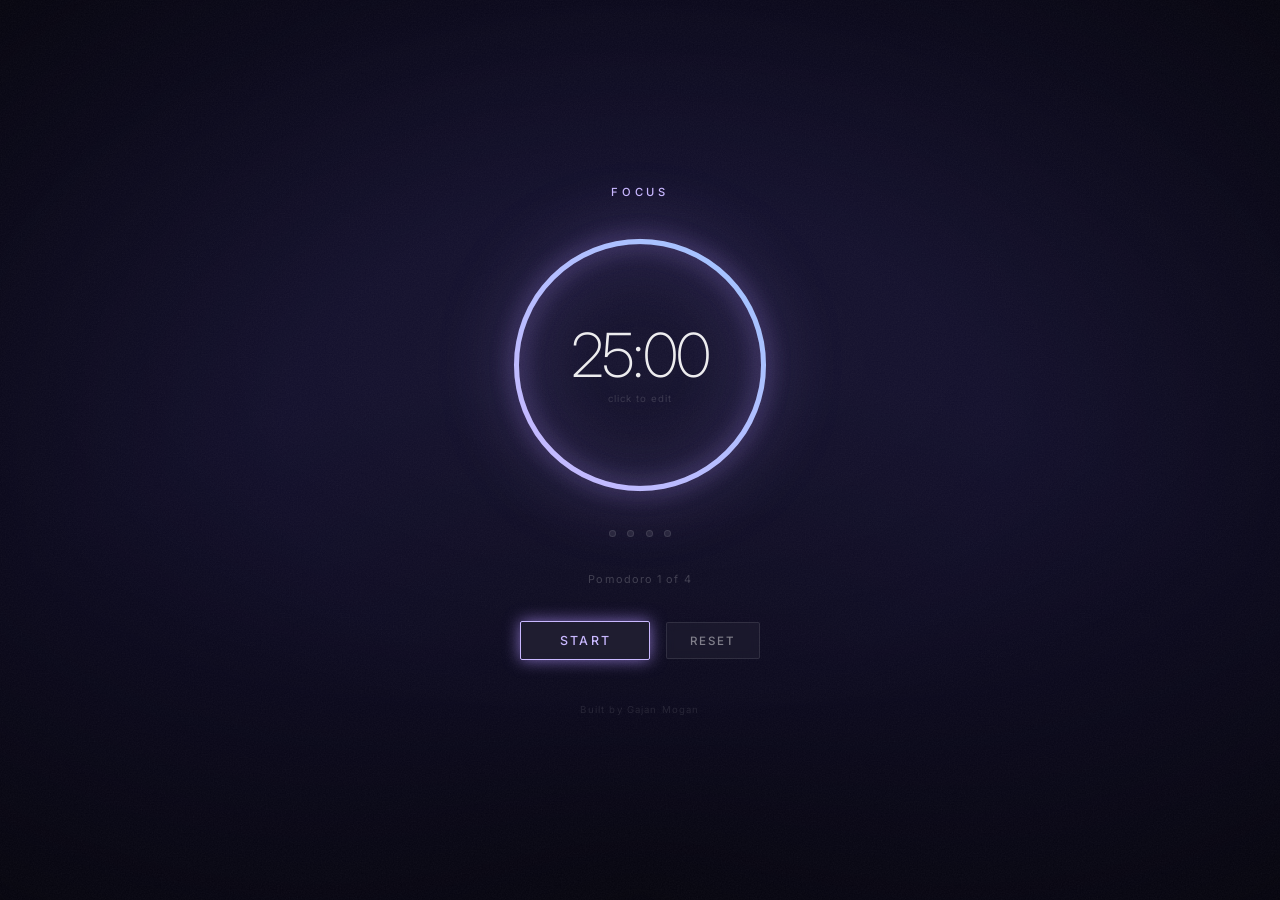
<file: focus-timer/index.html>
<!DOCTYPE html>
<html lang="en">
<head>
  <meta charset="UTF-8" />
  <meta name="viewport" content="width=device-width, initial-scale=1.0" />
  <title>Focus Timer // Gajan Mogan</title>
  <link rel="preconnect" href="https://fonts.googleapis.com" />
  <link href="https://fonts.googleapis.com/css2?family=Inter:wght@200;300;400;500&display=swap" rel="stylesheet" />

  <style>
    *, *::before, *::after { box-sizing: border-box; margin: 0; padding: 0; }

    /* ─── Body — background color transitions per mode ─── */
    body {
      min-height: 100vh;
      display: flex;
      flex-direction: column;
      justify-content: center;
      align-items: center;
      padding: 2rem 1rem;
      font-family: 'Inter', sans-serif;
      color: #e8e8e8;
      user-select: none;
      overflow: hidden;

      /* Base background color — JS changes this CSS variable */
      background-color: var(--bg, #0f0c29);
      transition: background-color 1.8s ease;
    }

    /* ─── Fixed gradient overlay — adds depth to the flat bg color ─── */
    body::before {
      content: '';
      position: fixed;
      inset: 0;
      background:
        radial-gradient(ellipse 80% 60% at 50% 40%, rgba(255,255,255,0.03) 0%, transparent 70%),
        radial-gradient(ellipse 100% 100% at 50% 100%, rgba(0,0,0,0.5) 0%, transparent 60%);
      pointer-events: none;
      z-index: 1;
    }

    /* ─── Vignette — darkens the edges for a cinematic feel ─── */
    body::after {
      content: '';
      position: fixed;
      inset: 0;
      background: radial-gradient(ellipse at center, transparent 40%, rgba(0,0,0,0.65) 100%);
      pointer-events: none;
      z-index: 2;
    }

    /* ─── Film Grain ─── */
    /* A large noise tile that shifts position every frame to simulate grain */
    #grain {
      position: fixed;
      inset: -100%;
      width: 300%;
      height: 300%;
      background-image: url("data:image/svg+xml,%3Csvg xmlns='http://www.w3.org/2000/svg' width='400' height='400'%3E%3Cfilter id='n'%3E%3CfeTurbulence type='fractalNoise' baseFrequency='0.75' numOctaves='4' stitchTiles='stitch'/%3E%3CfeColorMatrix type='saturate' values='0'/%3E%3C/filter%3E%3Crect width='400' height='400' filter='url(%23n)' opacity='1'/%3E%3C/svg%3E");
      background-repeat: repeat;
      opacity: 0.055;
      pointer-events: none;
      z-index: 3;
      animation: grain 0.4s steps(1) infinite;
    }

    @keyframes grain {
      0%   { transform: translate(0, 0); }
      10%  { transform: translate(-4%, -6%); }
      20%  { transform: translate(-8%,  4%); }
      30%  { transform: translate( 4%, -8%); }
      40%  { transform: translate(-4%, 12%); }
      50%  { transform: translate(-8%,  4%); }
      60%  { transform: translate(12%,  0%); }
      70%  { transform: translate( 0%,  8%); }
      80%  { transform: translate(-12%, 0%); }
      90%  { transform: translate( 8%,  4%); }
      100% { transform: translate( 4%,  0%); }
    }

    /* ─── Main layout ─── */
    .container {
      position: relative;
      z-index: 10;
      display: flex;
      flex-direction: column;
      align-items: center;
      gap: 2.2rem;
      width: 100%;
      max-width: 400px;
    }

    /* ─── Mode label ─── */
    .mode-label {
      font-size: 0.7rem;
      font-weight: 500;
      letter-spacing: 0.35em;
      text-transform: uppercase;
      color: rgba(255,255,255,0.25);
      transition: color 1s ease;
    }

    .mode-label.active {
      color: var(--accent, #c9b8ff);
    }

    /* ─── Ring wrapper ─── */
    .ring-wrapper {
      position: relative;
      width: 260px;
      height: 260px;
    }

    .ring-svg {
      width: 100%;
      height: 100%;
      transform: rotate(-90deg);
      overflow: visible; /* allow glow to spill outside bounds */
    }

    /* Background track */
    .ring-track {
      fill: none;
      stroke: rgba(255,255,255,0.05);
      stroke-width: 4;
    }

    /* Animated progress ring */
    .ring-progress {
      fill: none;
      stroke: url(#ringGradient);
      stroke-width: 4;
      stroke-linecap: round;
      stroke-dasharray: 597.6; /* 2 * π * 95 */
      stroke-dashoffset: 0;
      transition: stroke-dashoffset 1s linear;
      /* Glow effect — two layers for soft + sharp */
      filter: drop-shadow(0 0 8px var(--accent-glow, rgba(169,140,255,0.9)))
              drop-shadow(0 0 24px var(--accent-glow, rgba(169,140,255,0.4)));
    }

    /* ─── Time display (center of ring) ─── */
    .time-display {
      position: absolute;
      top: 50%;
      left: 50%;
      transform: translate(-50%, -50%);
      text-align: center;
    }

    .time-digits {
      font-size: 3.8rem;
      font-weight: 200;
      letter-spacing: -0.03em;
      color: rgba(255,255,255,0.92);
      cursor: pointer;
      line-height: 1;
      transition: color 0.3s ease, text-shadow 0.3s ease;
    }

    .time-digits:hover {
      color: #fff;
      text-shadow: 0 0 20px rgba(255,255,255,0.3);
    }

    .time-input {
      display: none;
      font-size: 3.8rem;
      font-weight: 200;
      font-family: inherit;
      letter-spacing: -0.03em;
      color: var(--accent, #c9b8ff);
      background: transparent;
      border: none;
      border-bottom: 1px solid var(--accent, #c9b8ff);
      outline: none;
      width: 140px;
      text-align: center;
      line-height: 1;
    }

    .time-hint {
      font-size: 0.6rem;
      color: rgba(255,255,255,0.15);
      margin-top: 0.5rem;
      letter-spacing: 0.1em;
    }

    /* Subtle breathing pulse when running */
    .running .time-digits {
      animation: breathe 4s ease-in-out infinite;
    }

    @keyframes breathe {
      0%, 100% { opacity: 0.92; }
      50%       { opacity: 0.6; }
    }

    /* ─── Session dots ─── */
    .session-dots {
      display: flex;
      gap: 0.7rem;
      align-items: center;
    }

    .dot {
      width: 7px;
      height: 7px;
      border-radius: 50%;
      background: rgba(255,255,255,0.08);
      border: 1px solid rgba(255,255,255,0.1);
      transition: background 0.4s ease, border-color 0.4s ease, box-shadow 0.4s ease;
    }

    .dot.filled {
      background: var(--accent, #c9b8ff);
      border-color: var(--accent, #c9b8ff);
      box-shadow: 0 0 8px var(--accent-glow, rgba(169,140,255,0.8));
    }

    /* ─── Cycle info ─── */
    .cycle-info {
      font-size: 0.68rem;
      color: rgba(255,255,255,0.2);
      letter-spacing: 0.1em;
    }

    /* ─── Controls ─── */
    .controls {
      display: flex;
      gap: 1rem;
      align-items: center;
    }

    .btn {
      background: rgba(255,255,255,0.04);
      border: 1px solid rgba(255,255,255,0.1);
      color: rgba(255,255,255,0.45);
      font-family: inherit;
      font-size: 0.72rem;
      font-weight: 500;
      letter-spacing: 0.18em;
      padding: 0.65rem 1.4rem;
      cursor: pointer;
      border-radius: 2px;
      transition: all 0.2s ease;
      backdrop-filter: blur(4px);
    }

    .btn:hover {
      background: rgba(255,255,255,0.08);
      border-color: rgba(255,255,255,0.25);
      color: rgba(255,255,255,0.8);
    }

    .btn-primary {
      background: rgba(255,255,255,0.06);
      border-color: var(--accent, #c9b8ff);
      color: var(--accent, #c9b8ff);
      font-size: 0.78rem;
      padding: 0.7rem 2.4rem;
      box-shadow: 0 0 16px var(--accent-glow, rgba(169,140,255,0.15));
      transition: all 0.2s ease;
    }

    .btn-primary:hover {
      background: var(--accent, #c9b8ff);
      color: #111;
      box-shadow: 0 0 28px var(--accent-glow, rgba(169,140,255,0.4));
    }

    /* ─── Footer ─── */
    footer {
      font-size: 0.6rem;
      color: rgba(255,255,255,0.1);
      letter-spacing: 0.12em;
      margin-top: 0.5rem;
    }
  </style>
</head>

<body>

  <!-- Film grain overlay -->
  <div id="grain"></div>

  <div class="container" id="app">

    <div class="mode-label active" id="modeLabel">FOCUS</div>

    <!-- Ring -->
    <div class="ring-wrapper">
      <svg class="ring-svg" viewBox="0 0 200 200" overflow="visible">
        <defs>
          <!-- Gradient for the ring stroke — colors swap per mode via JS -->
          <linearGradient id="ringGradient" x1="0%" y1="0%" x2="100%" y2="100%">
            <stop id="gradStart" offset="0%"   stop-color="#c9b8ff" />
            <stop id="gradEnd"   offset="100%" stop-color="#a0c4ff" />
          </linearGradient>
        </defs>
        <circle class="ring-track"    cx="100" cy="100" r="95" />
        <circle class="ring-progress" cx="100" cy="100" r="95" id="ringProgress" />
      </svg>

      <div class="time-display">
        <div class="time-digits"  id="timeDigits">25:00</div>
        <input class="time-input" id="timeInput" type="text" maxlength="5" />
        <div class="time-hint"    id="timeHint">click to edit</div>
      </div>
    </div>

    <!-- Pomodoro session dots -->
    <div class="session-dots">
      <div class="dot" id="dot-0"></div>
      <div class="dot" id="dot-1"></div>
      <div class="dot" id="dot-2"></div>
      <div class="dot" id="dot-3"></div>
    </div>

    <div class="cycle-info" id="cycleInfo">Pomodoro 1 of 4</div>

    <div class="controls">
      <button class="btn btn-primary" id="startBtn">START</button>
      <button class="btn"             id="resetBtn">RESET</button>
    </div>

    <footer>Built by Gajan Mogan</footer>

  </div>

  <script>
    // ─── CIRCUMFERENCE for r=95 ───
    const CIRCUMFERENCE = 2 * Math.PI * 95; // ≈ 597.6

    // ─── MODE DEFINITIONS ───
    // Each mode has a label, minutes, two gradient colors for the ring,
    // a CSS background color, a CSS --accent color, and a glow rgba.
    const MODES = [
      {
        label:       'FOCUS',
        minutes:     25,
        bg:          '#0f0c29',   // deep indigo
        accent:      '#c9b8ff',   // soft violet
        accentGlow:  'rgba(180, 150, 255, 0.7)',
        gradStart:   '#c9b8ff',
        gradEnd:     '#a0c4ff'
      },
      {
        label:       'SHORT BREAK',
        minutes:     5,
        bg:          '#0a1f0f',   // deep forest
        accent:      '#a8f0b8',   // mint green
        accentGlow:  'rgba(140, 230, 160, 0.7)',
        gradStart:   '#a8f0b8',
        gradEnd:     '#6de898'
      },
      {
        label:       'LONG BREAK',
        minutes:     15,
        bg:          '#1c1000',   // deep amber
        accent:      '#ffd280',   // warm gold
        accentGlow:  'rgba(255, 195, 80, 0.7)',
        gradStart:   '#ffd280',
        gradEnd:     '#ffb347'
      }
    ];

    // ─── STATE ───
    let modeIndex     = 0;
    let pomodoroCount = 0;
    let totalSeconds  = MODES[0].minutes * 60;
    let secondsLeft   = totalSeconds;
    let isRunning     = false;
    let intervalId    = null;

    // ─── DOM REFS ───
    const app         = document.getElementById('app');
    const modeLabel   = document.getElementById('modeLabel');
    const ringProgress= document.getElementById('ringProgress');
    const gradStart   = document.getElementById('gradStart');
    const gradEnd     = document.getElementById('gradEnd');
    const timeDigits  = document.getElementById('timeDigits');
    const timeInput   = document.getElementById('timeInput');
    const timeHint    = document.getElementById('timeHint');
    const sessionDots = document.querySelectorAll('.dot');
    const cycleInfo   = document.getElementById('cycleInfo');
    const startBtn    = document.getElementById('startBtn');
    const resetBtn    = document.getElementById('resetBtn');

    // ─── APPLY MODE THEME ───
    // Updates all CSS variables and SVG gradient colors for the current mode
    function applyTheme(mode) {
      document.documentElement.style.setProperty('--bg',          mode.bg);
      document.documentElement.style.setProperty('--accent',      mode.accent);
      document.documentElement.style.setProperty('--accent-glow', mode.accentGlow);
      document.body.style.backgroundColor = mode.bg;
      gradStart.setAttribute('stop-color', mode.gradStart);
      gradEnd.setAttribute('stop-color',   mode.gradEnd);
    }

    // ─── FORMAT TIME ───
    function formatTime(secs) {
      const m = Math.floor(secs / 60).toString().padStart(2, '0');
      const s = (secs % 60).toString().padStart(2, '0');
      return `${m}:${s}`;
    }

    // ─── RENDER ───
    function render() {
      const mode = MODES[modeIndex];

      applyTheme(mode);

      modeLabel.textContent = mode.label;
      modeLabel.classList.add('active');

      timeDigits.textContent = formatTime(secondsLeft);

      // Ring: dashoffset 0 = full, CIRCUMFERENCE = empty
      const fraction = secondsLeft / totalSeconds;
      ringProgress.style.strokeDashoffset = CIRCUMFERENCE * (1 - fraction);

      // Session dots
      const filled = pomodoroCount % 4 === 0 && pomodoroCount > 0
        ? 4
        : pomodoroCount % 4;
      sessionDots.forEach((dot, i) => {
        dot.classList.toggle('filled', i < filled);
      });

      // Cycle info
      const focusNum = modeIndex === 0
        ? (pomodoroCount % 4) + 1
        : pomodoroCount % 4;
      cycleInfo.textContent = modeIndex === 0
        ? `Pomodoro ${Math.min(focusNum, 4)} of 4`
        : `${mode.label.toLowerCase()} · cycle ${Math.ceil(pomodoroCount / 4) || 1}`;

      // Start/Pause label
      startBtn.textContent = isRunning ? 'PAUSE' : 'START';

      // Running class for breathing animation
      app.classList.toggle('running', isRunning);

      // Page title shows countdown
      document.title = isRunning
        ? `${formatTime(secondsLeft)} · ${mode.label}`
        : 'Focus Timer';
    }

    // ─── CHIME ───
    function playChime() {
      try {
        const ctx   = new (window.AudioContext || window.webkitAudioContext)();
        const notes = [528, 660, 792];
        notes.forEach((freq, i) => {
          const osc  = ctx.createOscillator();
          const gain = ctx.createGain();
          osc.connect(gain);
          gain.connect(ctx.destination);
          osc.type = 'sine';
          osc.frequency.value = freq;
          const t = ctx.currentTime + i * 0.28;
          gain.gain.setValueAtTime(0, t);
          gain.gain.linearRampToValueAtTime(0.22, t + 0.06);
          gain.gain.exponentialRampToValueAtTime(0.001, t + 1.0);
          osc.start(t);
          osc.stop(t + 1.0);
        });
      } catch (e) {}
    }

    // ─── ADVANCE MODE ───
    function advanceMode() {
      if (modeIndex === 0) {
        pomodoroCount++;
        modeIndex = (pomodoroCount % 4 === 0) ? 2 : 1;
      } else {
        modeIndex = 0;
      }
      totalSeconds = MODES[modeIndex].minutes * 60;
      secondsLeft  = totalSeconds;
    }

    // ─── TICK ───
    function tick() {
      secondsLeft--;
      if (secondsLeft <= 0) {
        secondsLeft = 0;
        render();
        playChime();
        advanceMode();
      }
      render();
    }

    // ─── CONTROLS ───
    startBtn.addEventListener('click', () => {
      if (isRunning) {
        clearInterval(intervalId);
        intervalId = null;
        isRunning  = false;
      } else {
        isRunning  = true;
        intervalId = setInterval(tick, 1000);
      }
      render();
    });

    resetBtn.addEventListener('click', () => {
      clearInterval(intervalId);
      intervalId  = null;
      isRunning   = false;
      secondsLeft = totalSeconds;
      render();
    });

    // ─── EDITABLE TIME ───
    timeDigits.addEventListener('click', () => {
      if (isRunning) return;
      timeDigits.style.display = 'none';
      timeHint.style.display   = 'none';
      timeInput.style.display  = 'block';
      timeInput.value          = formatTime(secondsLeft);
      timeInput.focus();
      timeInput.select();
    });

    function commitEdit() {
      const val = timeInput.value.trim();
      let parsed = null;
      if (/^\d{1,2}:\d{2}$/.test(val)) {
        const [m, s] = val.split(':');
        parsed = parseInt(m, 10) * 60 + parseInt(s, 10);
      } else if (/^\d+$/.test(val)) {
        parsed = parseInt(val, 10) * 60;
      }
      if (parsed && parsed > 0 && parsed <= 99 * 60) {
        totalSeconds = parsed;
        secondsLeft  = parsed;
      }
      timeInput.style.display  = 'none';
      timeDigits.style.display = 'block';
      timeHint.style.display   = 'block';
      render();
    }

    timeInput.addEventListener('blur', commitEdit);
    timeInput.addEventListener('keydown', e => {
      if (e.key === 'Enter')  timeInput.blur();
      if (e.key === 'Escape') {
        timeInput.style.display  = 'none';
        timeDigits.style.display = 'block';
        timeHint.style.display   = 'block';
      }
    });

    // ─── INIT ───
    ringProgress.style.strokeDasharray = CIRCUMFERENCE;
    render();
  </script>

</body>
</html>
</file>
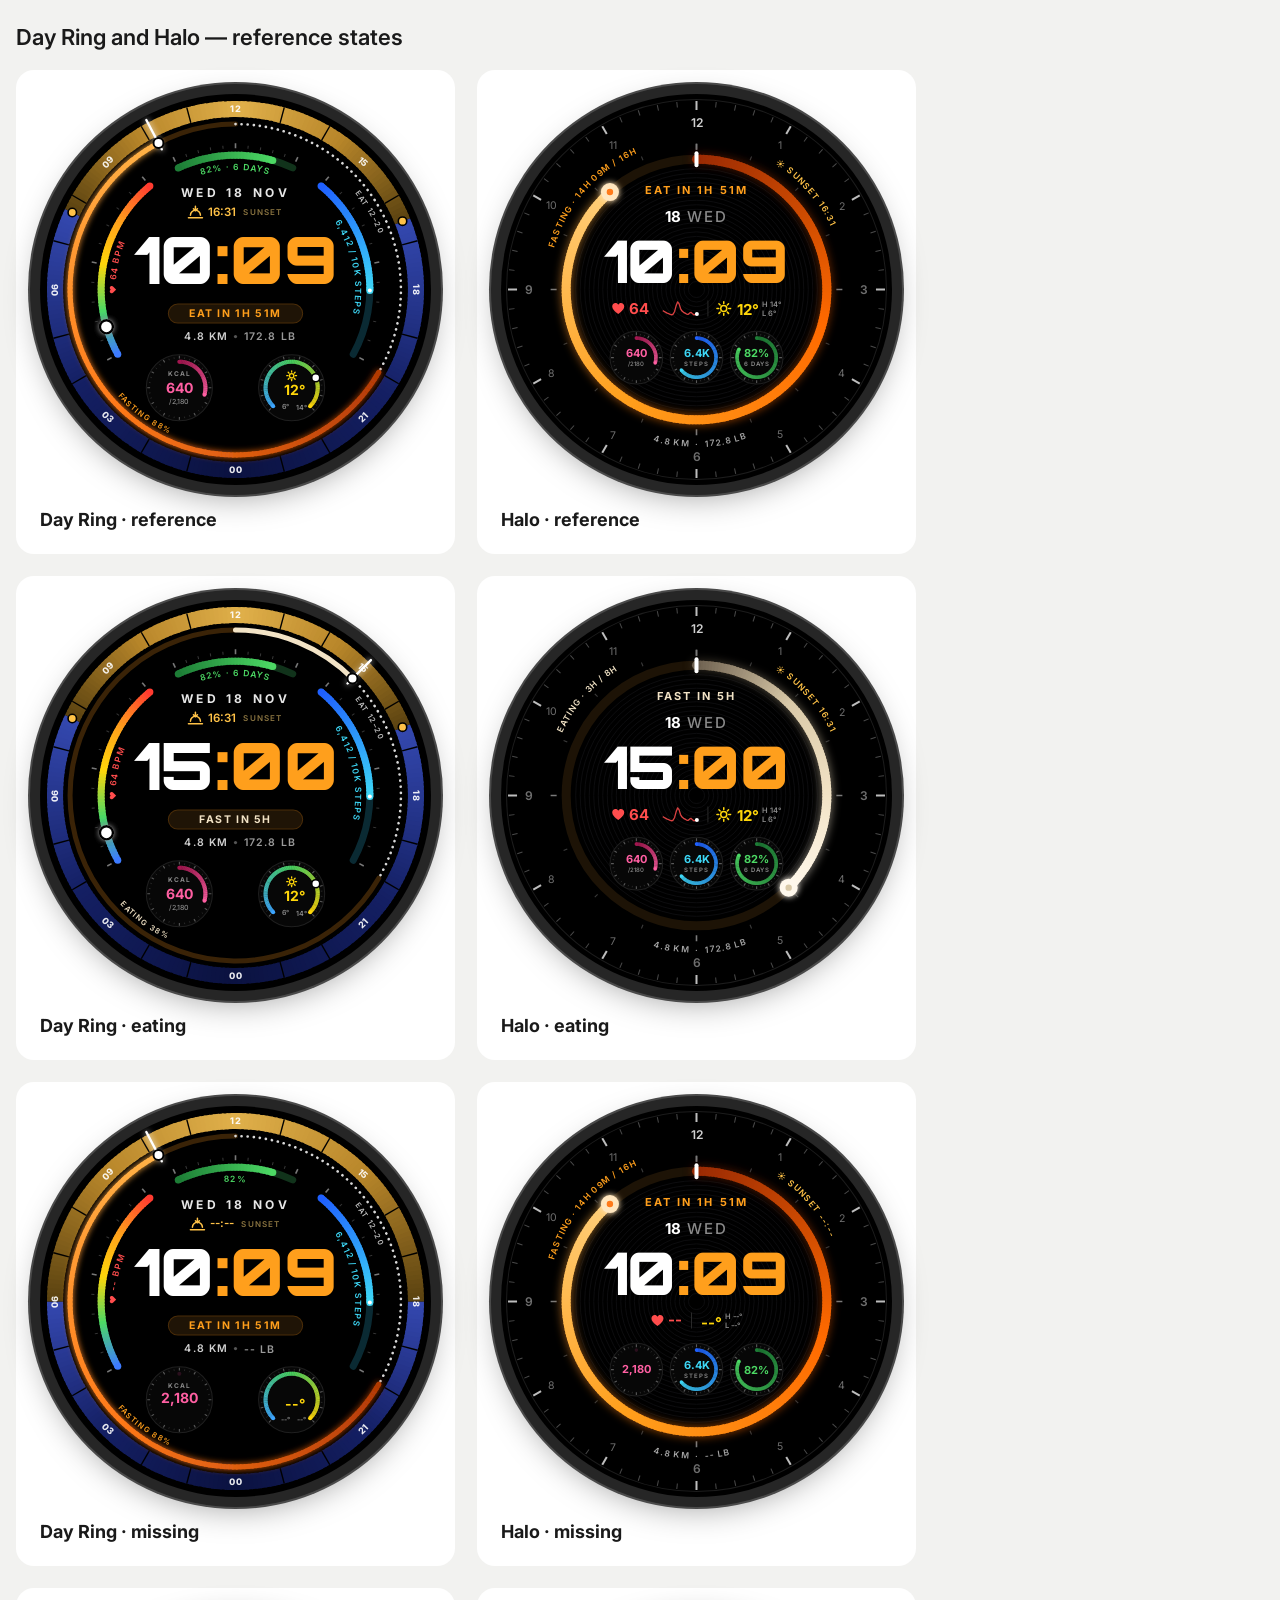
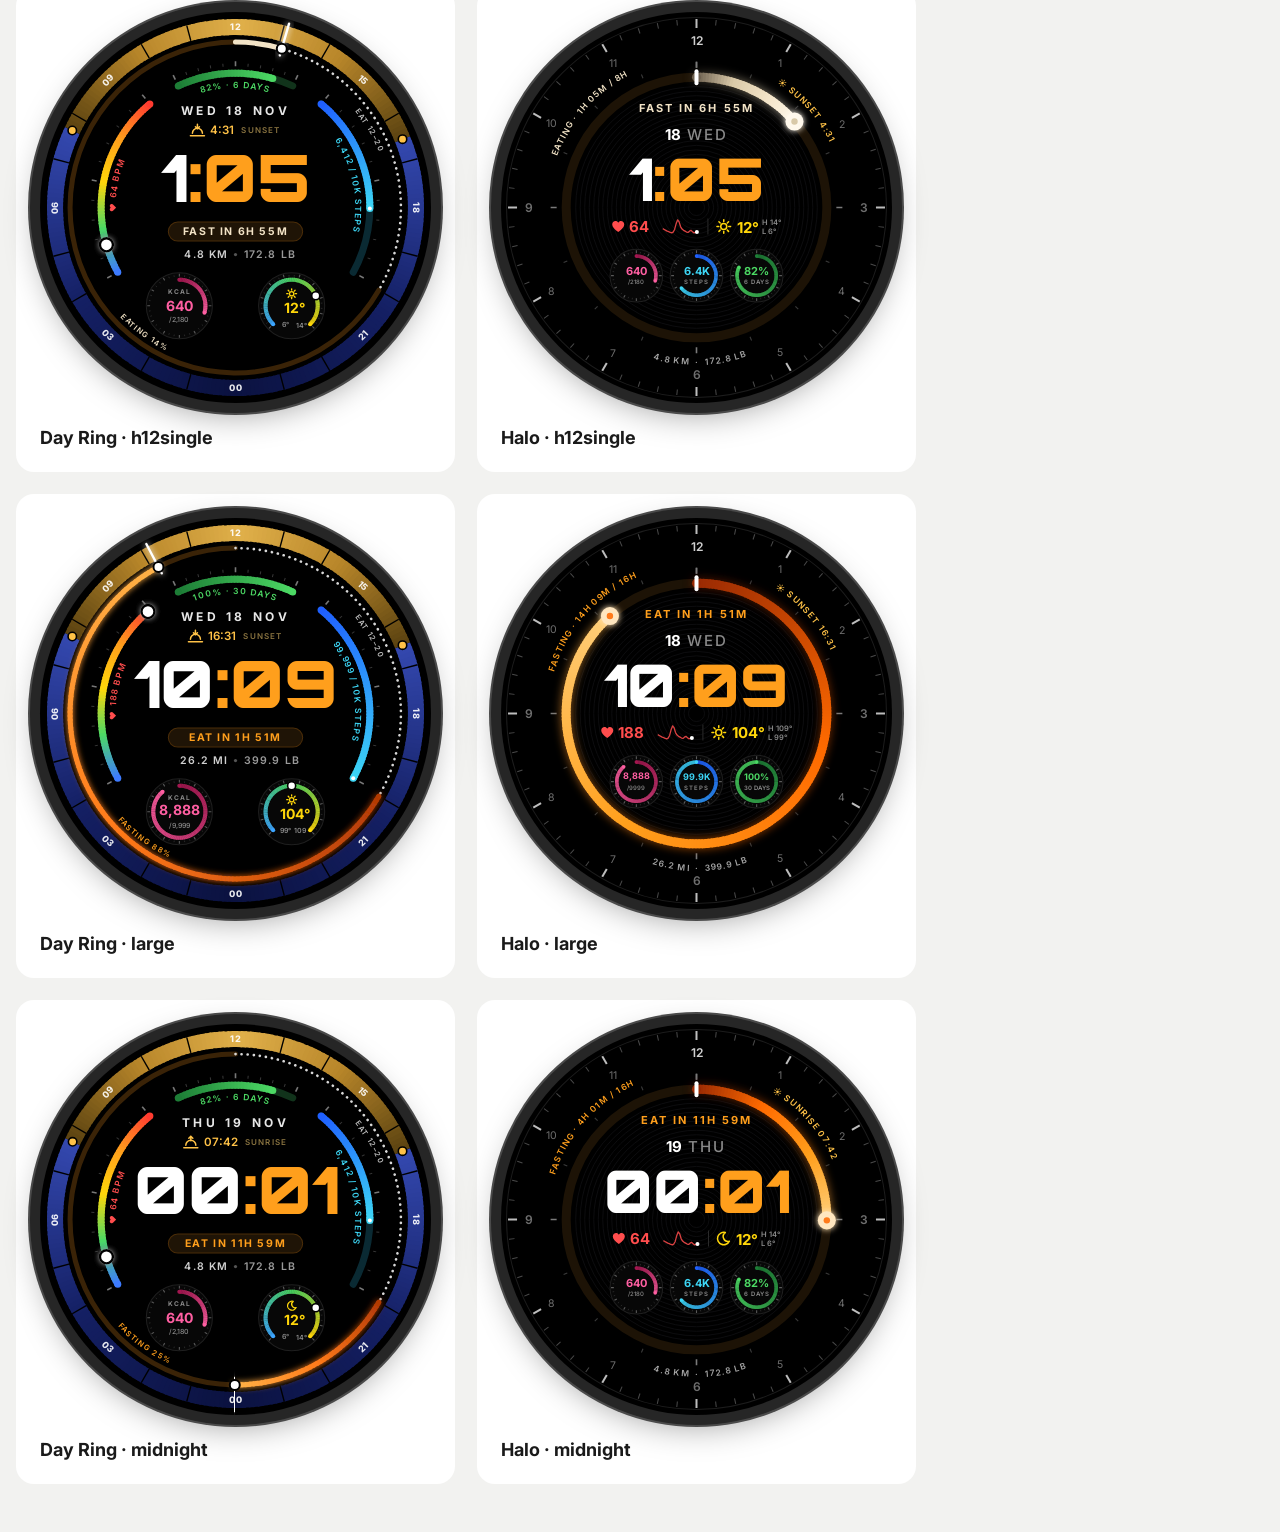
<file: garmin-watchfaces/mockups/final-faces.html>
<!doctype html>
<html lang="en">
<head>
<meta charset="utf-8">
<meta name="viewport" content="width=device-width, initial-scale=1">
<title>Day Ring and Halo</title>
<link rel="preconnect" href="https://fonts.googleapis.com">
<link href="https://fonts.googleapis.com/css2?family=Inter:wght@400;500;600;700;800&family=Orbitron:wght@900&display=swap" rel="stylesheet">
<style>
  :root { --bg:#f2f2f0; --fg:#1a1a1a; --muted:#5f5f5f; --card:#fff; }
  @media (prefers-color-scheme: dark) { :root:not([data-theme="light"]) { --bg:#121212; --fg:#eee; --muted:#a0a0a0; --card:#1c1c1c; } }
  :root[data-theme="dark"] { --bg:#121212; --fg:#eee; --muted:#a0a0a0; --card:#1c1c1c; }
  * { box-sizing:border-box; }
  body { margin:0; background:var(--bg); color:var(--fg); font-family:Inter,system-ui,sans-serif; padding:24px 16px 48px; }
  h1 { font-weight:600; font-size:22px; margin:0 0 6px; }
  .grid { display:grid; grid-template-columns:repeat(auto-fill,minmax(340px,1fr)); gap:22px; max-width:900px; margin-top:20px; }
  .card { background:var(--card); border-radius:18px; padding:24px; display:flex; flex-direction:column; align-items:center; }
  .watch { width:100%; max-width:400px; aspect-ratio:1; border-radius:50%; background:#000; box-shadow:0 0 0 10px #262626, 0 0 0 12px #4a4a4a, 0 10px 34px rgba(0,0,0,.4); overflow:hidden; }
  .watch svg { width:100%; height:100%; display:block; }
  body.export { padding:0; background:#000; }
  body.export #sprites { display:flex; gap:4px; flex-wrap:wrap; }
  body.export #face, body.export [data-sprite] { display:block; }
  .label { margin-top:24px; font-weight:700; font-size:18px; align-self:flex-start; }
</style>
</head>
<body>
<h1>Day Ring and Halo — reference states</h1>
<div class="grid" id="grid"></div>

<script>
const C = 195;
const COL = { hr:"#FF4D4D", steps:"#3DD6F5", fast:"#FF9F1C", batt:"#4CD964", wx:"#FFD60A", kcal:"#FF5FA2", sun:"#FFC247" };
let uid = 0;

// ---------- geometry ----------
function ptC(cx,cy,r,f){ const a=f*2*Math.PI-Math.PI/2; return [cx+r*Math.cos(a), cy+r*Math.sin(a)]; }
const pt=(r,f)=>ptC(C,C,r,f);
function arcC(cx,cy,r,f0,f1){ const [x0,y0]=ptC(cx,cy,r,f0),[x1,y1]=ptC(cx,cy,r,f1); const L=(f1-f0)>.5?1:0; return `M ${x0.toFixed(2)} ${y0.toFixed(2)} A ${r} ${r} 0 ${L} 1 ${x1.toFixed(2)} ${y1.toFixed(2)}`; }
const arc=(r,f0,f1)=>arcC(C,C,r,f0,f1);
function arcCCW(r,f0,f1){ const [x0,y0]=pt(r,f0),[x1,y1]=pt(r,f1); const L=(f0-f1)>.5?1:0; return `M ${x0.toFixed(2)} ${y0.toFixed(2)} A ${r} ${r} 0 ${L} 0 ${x1.toFixed(2)} ${y1.toFixed(2)}`; }
function hex(c){ const n=parseInt(c.slice(1),16); return [(n>>16)&255,(n>>8)&255,n&255]; }
function lerp(a,b,t){ const A=hex(a),B=hex(b); return `rgb(${A.map((v,i)=>Math.round(v+(B[i]-v)*t)).join(",")})`; }
function multi(cols,t){ if(cols.length===1) return cols[0]; const s=Math.max(0,Math.min(1,t))*(cols.length-1); const i=Math.min(Math.floor(s),cols.length-2); return lerp(cols[i],cols[i+1],s-i); }
function gradArcC(cx,cy,r,f0,f1,cols,w,cap=true){
  const n=Math.max(10,Math.ceil(Math.abs(f1-f0)*260)); let s="";
  for(let i=0;i<n;i++){ const a=f0+(f1-f0)*i/n, b=f0+(f1-f0)*(i+1)/n+(i<n-1?.0015:0);
    s+=`<path d="${arcC(cx,cy,r,a,b)}" stroke="${multi(cols,(i+.5)/n)}" stroke-width="${w}" fill="none"/>`; }
  if(cap){ const [x0,y0]=ptC(cx,cy,r,f0),[x1,y1]=ptC(cx,cy,r,f1);
    s+=`<circle cx="${x0}" cy="${y0}" r="${w/2}" fill="${multi(cols,0)}"/><circle cx="${x1}" cy="${y1}" r="${w/2}" fill="${multi(cols,1)}"/>`; }
  return s;
}
const gradArc=(r,f0,f1,cols,w,cap)=>gradArcC(C,C,r,f0,f1,cols,w,cap);
function track(r,f0,f1,col,w){ return `<path d="${arc(r,f0,f1)}" stroke="${col}" stroke-width="${w}" fill="none" stroke-linecap="round"/>`; }
function ticks(r0,r1,f0,f1,n,col,w=1,majorEvery=0,majorCol="#aaa",majorW=1.6){
  let s=""; for(let i=0;i<=n;i++){ const f=f0+(f1-f0)*i/n; const M=majorEvery&&i%majorEvery===0; const [x0,y0]=pt(r0,f),[x1,y1]=pt(M?r1+2:r1,f);
    s+=`<line x1="${x0.toFixed(2)}" y1="${y0.toFixed(2)}" x2="${x1.toFixed(2)}" y2="${y1.toFixed(2)}" stroke="${M?majorCol:col}" stroke-width="${M?majorW:w}"/>`; } return s;
}

// ---------- text helpers (positions are finalised by layout() after fonts load) ----------
// vertically centred text: ink is centred on cy; horizontally centred on cx
function vt(cx,cy,s,o={}){
  const fit=o.fit?` data-fit='${JSON.stringify(o.fit)}'`+(o.fitDial?` data-fitdial="${o.fitDial.join(",")}"`:"")+(o.fitCaps?` data-fitcaps="${o.fitCaps.join(",")}"`:""):"";
  return `<text class="vc"${fit} data-cx="${cx}" data-cy="${cy}" data-a="${o.a||'middle'}"${o.id?` data-audit="${o.id}"`:''}${o.center?' data-center="1"':''}${o.deg?' data-deg="1"':''} x="${cx}" y="${cy}" text-anchor="${o.deg?'start':(o.a||'middle')}" fill="${o.f||'#fff'}" font-family="${o.ff||'Inter'}" font-weight="${o.w||400}" font-size="${o.s||14}" letter-spacing="${o.ls||0}">${s}</text>`;
}
let pid=0;
function ct(r,f,s,o={}){
  const id="cp"+(pid++), span=o.span||.2, bottom=f>.25&&f<.75;
  const d=bottom?arcCCW(r,f+span,f-span):arc(r,f-span,f+span);
  return `<defs><path id="${id}" d="${d}"/></defs><text fill="${o.f||'#fff'}" font-family="Inter" font-weight="${o.w||600}" font-size="${o.s||10}" letter-spacing="${o.ls??1.2}"><textPath href="#${id}" startOffset="50%" text-anchor="middle">${s}</textPath></text>`;
}
function ctAt(r,f,s,anchor,offPx,o={}){
  const id="cp"+(pid++), span=o.span||.2, bottom=f>.25&&f<.75;
  const d=bottom?arcCCW(r,f+span,f-span):arc(r,f-span,f+span);
  const len=r*2*Math.PI*2*span, ls=o.ls??1.2;
  const off=len/2+offPx+(anchor==="end"?ls:0); // end-anchored text carries trailing letter-spacing
  return `<defs><path id="${id}" d="${d}"/></defs><text fill="${o.f||'#fff'}" font-family="Inter" font-weight="${o.w||600}" font-size="${o.s||10}" letter-spacing="${ls}"><textPath href="#${id}" startOffset="${off.toFixed(2)}" text-anchor="${anchor}">${s}</textPath></text>`;
}
// icons, drawn with their own centre at (cx,cy)
function heart(cx,cy,c,sz=12){ const s=sz/12; return `<path transform="translate(${cx-6*s} ${cy-5.5*s}) scale(${s})" d="M6 11 C2 8 0 6 0 3.5 C0 1.5 1.5 0 3.3 0 C4.5 0 5.4 .7 6 1.6 C6.6 .7 7.5 0 8.7 0 C10.5 0 12 1.5 12 3.5 C12 6 10 8 6 11Z" fill="${c}"/>`; }
function sunsetIcon(cx,cy,c){ return `<g transform="translate(${cx-7} ${cy-6})" stroke="${c}" fill="none" stroke-width="1.5" stroke-linecap="round"><path d="M2 9 A5 5 0 0 1 12 9"/><line x1="0" y1="11.5" x2="14" y2="11.5"/><path d="M7 0 V4 M5 2.5 L7 4.5 L9 2.5"/></g>`; }
function sunIcon(cx,cy,c,sc=1){ let g=`<g transform="translate(${cx} ${cy}) scale(${sc})" stroke="${c}" stroke-width="1.5" stroke-linecap="round" fill="none"><circle cx="0" cy="0" r="3"/>`; for(let i=0;i<8;i++){const a=i*Math.PI/4; g+=`<line x1="${(5*Math.cos(a)).toFixed(2)}" y1="${(5*Math.sin(a)).toFixed(2)}" x2="${(6.8*Math.cos(a)).toFixed(2)}" y2="${(6.8*Math.sin(a)).toFixed(2)}"/>`;} return g+`</g>`; }
// a horizontal row of items, centred as a whole on cx (or right/left aligned to x)
function row(id, mode, x, inner){ return `<g class="row" data-mode="${mode}" data-x="${x}" data-audit="${id}">${inner}</g>`; }
const GLOW = id=>`<filter id="${id}" x="-50%" y="-50%" width="200%" height="200%"><feGaussianBlur stdDeviation="3.2" result="b"/><feMerge><feMergeNode in="b"/><feMergeNode in="SourceGraphic"/></feMerge></filter>`;

// time: Orbitron two-tone, scaled to width, centred between two neighbours
// ---------- states (single source of truth; exported to states.json) ----------
const HR_HIST=[72,70,68,66,65,63,62,64,70,84,93,88,77,71,68,66,64,63,66,68,65,62,63,64];
const REF_STATE={ name:"reference", hour:10, minute:9, is24:true, dayName:"WED", dayNum:18, monthName:"NOV",
  hr:64, hrHistory:HR_HIST, steps:6412, stepGoal:10000, kcalTotal:2180, kcalActive:640, distanceCm:480000, statute:false,
  weightG:78400, battery:82, batteryDays:6, tempC:12, hiC:14, loC:6, fahrenheit:false, condition:"clear",
  riseMin:461, setMin:991, eatStart:720, eatEnd:1200 };
const STATES=[
  REF_STATE,
  {...REF_STATE, name:"eating", hour:15, minute:0},
  {...REF_STATE, name:"missing", hr:null, hrHistory:null, tempC:null, hiC:null, loC:null, condition:null,
    riseMin:null, setMin:null, weightG:null, batteryDays:null, kcalActive:null},
  {...REF_STATE, name:"h12single", hour:13, minute:5, is24:false},
  {...REF_STATE, name:"large", steps:99999, kcalTotal:9999, kcalActive:8888, distanceCm:4219000, statute:true,
    weightG:181400, battery:100, batteryDays:30, hr:188, tempC:40, hiC:43, loC:37, fahrenheit:true},
  {...REF_STATE, name:"midnight", hour:0, minute:1, dayName:"THU", dayNum:19, riseMin:462},
];
window.STATES=STATES;

// ---------- format rules (mirrored exactly by common/source/Format.mc, Units.mc, Fasting.mc, Sun.mc) ----------
const pad2=n=>String(n).padStart(2,"0");
const mod=(x,m)=>((x%m)+m)%m;
const F={
  duration(m){ const h=Math.floor(m/60), mm=m%60; return h&&mm?`${h}H ${pad2(mm)}M`:h?`${h}H`:`${mm}M`; },
  thousands(n){ return String(n).replace(/\B(?=(\d{3})+(?!\d))/g,","); },
  kilo(n){ if(n<1000) return String(n); const q=Math.floor(n/100), w=Math.floor(q/10), d=q%10; return d?`${w}.${d}K`:`${w}K`; },
  hhmm(m,is24){ const h=Math.floor(m/60), mm=m%60; return is24?`${pad2(h)}:${pad2(mm)}`:`${h%12||12}:${pad2(mm)}`; },
  clock(h,m,is24){ return is24?[pad2(h),pad2(m)]:[String(h%12||12),pad2(m)]; },
  windowLabel(s,e){ return (s%60===0&&e%60===0)?`${pad2(s/60)}–${pad2(e/60)}`:`${F.hhmm(s,true)}–${F.hhmm(e,true)}`; },
  lb(g){ return g==null?"--":(g/453.592).toFixed(1); },
  distance(cm,statute){ const km=cm/100000; return statute?[(km/1.609344).toFixed(1),"MI"]:[km.toFixed(1),"KM"]; },
  temp(c,f){ return c==null?"--":String(Math.round(f?c*9/5+32:c)); },
};
function fasting(now,s,e){
  if(s===e) return null;
  const eatLen=mod(e-s,1440), since=mod(now-s,1440);
  const st= since<eatLen ? {isEating:true, elapsed:since, total:eatLen} : {isEating:false, elapsed:mod(now-e,1440), total:1440-eatLen};
  st.minutesLeft=st.total-st.elapsed; st.progress=st.elapsed/st.total; return st;
}
function sunNext(now,rise,set){
  if(rise==null||set==null) return null;
  return mod(set-now,1440)<=mod(rise-now,1440)?[true,set]:[false,rise];
}
const hrFrac=b=>Math.max(0,Math.min(1,(b-40)/150));
const clamp01=x=>Math.max(0,Math.min(1,x));
function derive(d){
  const now=d.hour*60+d.minute, st=fasting(now,d.eatStart,d.eatEnd), sun=sunNext(now,d.riseMin,d.setMin);
  const night=(d.riseMin!=null&&d.setMin!=null)&&(now>=d.setMin||now<d.riseMin);
  const leftLabel= st? (st.isEating?`FAST IN ${F.duration(st.minutesLeft)}`:`EAT IN ${F.duration(st.minutesLeft)}`) : "EAT IN --";
  const [dist,unit]=F.distance(d.distanceCm,d.statute);
  return {now,st,sun,night,leftLabel,dist,unit,clock:F.clock(d.hour,d.minute,d.is24),
    wxIcon: d.condition==null?null:(d.condition==="clear"&&night?"clear_night":d.condition)};
}

// ---------- layers: S = static (baked into <face>_base.png), D = drawn live on the watch ----------
const PARAMS=new URLSearchParams(location.search);
const LAYER=PARAMS.get("layer")||"full";
const S=x=>x, D=x=>LAYER==="base"?"":x;

// ---------- icons (also exported as sprites) ----------
function cloudPath(dx=0,dy=0){ return `<path transform="translate(${dx} ${dy})" d="M-5.2 3.6 H4.2 A2.9 2.9 0 0 0 4.4 -2.2 A4.2 4.2 0 0 0 -3.6 -1.2 A2.4 2.4 0 0 0 -5.2 3.6 Z"/>`; }
function wxIcon(name,cx,cy,c,sc=1){
  const g=inner=>`<g transform="translate(${cx} ${cy}) scale(${sc})" stroke="${c}" stroke-width="${sc<1?(1.3/sc).toFixed(3):1.5}" stroke-linecap="round" stroke-linejoin="round" fill="none">${inner}</g>`;
  const rays=(r0,r1)=>{ let s=""; for(let i=0;i<8;i++){const a=i*Math.PI/4; s+=`<line x1="${(r0*Math.cos(a)).toFixed(2)}" y1="${(r0*Math.sin(a)).toFixed(2)}" x2="${(r1*Math.cos(a)).toFixed(2)}" y2="${(r1*Math.sin(a)).toFixed(2)}"/>`;} return s; };
  switch(name){
    case "clear": return g(`<circle r="3"/>`+rays(5,6.8));
    case "clear_night": return g(`<path d="M2.2 -6 A6.2 6.2 0 1 0 6.2 2.6 A4.8 4.8 0 0 1 2.2 -6 Z"/>`);
    case "partly": return g(`<g transform="translate(-2.4 -2.6) scale(.62)"><circle r="3"/>${rays(5,6.8)}</g>`+cloudPath(1,1.6));
    case "cloudy": return g(cloudPath(0,0));
    case "rain": return g(cloudPath(0,-2)+`<line x1="-3" y1="4" x2="-3.8" y2="6.2"/><line x1="0.4" y1="4" x2="-0.4" y2="6.2"/><line x1="3.8" y1="4" x2="3" y2="6.2"/>`);
    case "snow": return g(cloudPath(0,-2)+`<circle cx="-3.4" cy="5.2" r=".5"/><circle cx="0" cy="5.6" r=".5"/><circle cx="3.4" cy="5.2" r=".5"/>`);
    case "thunder": return g(cloudPath(0,-2)+`<polyline points="0.6,2.6 -1.4,5.2 1,5.2 -0.6,7.4"/>`);
    case "fog": return g(`<line x1="-6" y1="-2.5" x2="6" y2="-2.5"/><line x1="-6" y1="0.5" x2="6" y2="0.5"/><line x1="-6" y1="3.5" x2="6" y2="3.5"/>`); // half-pixel offsets keep the lines crisp
    case "wind": return g(`<path d="M-6 -2.5 H3 A2 2 0 1 0 1 -4.5"/><path d="M-6 0.5 H5 A2 2 0 1 1 3 2.5"/><path d="M-6 3.5 H0"/>`);
  }
  return "";
}
function sunEventIcon(isSet,cx,cy,c){
  const arrow=isSet?`M7 0 V4 M5 2.5 L7 4.5 L9 2.5`:`M7 4.5 V0.5 M5 2 L7 0 L9 2`;
  return `<g transform="translate(${cx-7} ${cy-6})" stroke="${c}" fill="none" stroke-width="1.5" stroke-linecap="round"><path d="M2 9 A5 5 0 0 1 12 9"/><line x1="0" y1="11.5" x2="14" y2="11.5"/><path d="${arrow}"/></g>`;
}
function haloHead(cx,cy,eating,G){
  return `<circle cx="${cx}" cy="${cy}" r="9" fill="${eating?'#FFF8EC':'#FFE6BF'}" filter="url(#${G})"/><circle cx="${cx}" cy="${cy}" r="3.2" fill="${eating?'#D9C9A8':'#FF7A1A'}"/>`;
}

function timeEl(d,width,above,below){
  const [h,m]=derive(d).clock;
  return `<text class="time" data-w="${width}" data-above="${above}" data-below="${below}" data-audit="time" data-center="1" x="${C}" y="${C}" text-anchor="middle" font-family="Orbitron" font-weight="900" font-size="60"><tspan fill="#fff">${h}</tspan><tspan fill="#FF9F1C">:${m}</tspan></text>`;
}
// time font size is fixed per face (65 / 59 px, as built for the watch); width only sets the reference
const TIME_SIZE={dayring:65.1, halo:58.72};

// subdial: base (disc, ticks outside the ring, track) is static; the fill is live
function subdialBase(cx,cy,r,f0,f1,trk,w=4,tickCount=36){
  const disc=r+w/2+5;
  let s=`<circle cx="${cx}" cy="${cy}" r="${disc}" fill="#070707" stroke="#1f1f1f" stroke-width="1"/>`;
  const n=Math.round(tickCount*(f1-f0));
  for(let i=0;i<=n;i++){ const f=f0+(f1-f0)*i/n; if(f1-f0===1&&i===n) continue; const M=i%3===0;
    const [x0,y0]=ptC(cx,cy,r+w/2+1.2,f),[x1,y1]=ptC(cx,cy,r+w/2+(M?4:2.8),f);
    s+=`<line x1="${x0.toFixed(2)}" y1="${y0.toFixed(2)}" x2="${x1.toFixed(2)}" y2="${y1.toFixed(2)}" stroke="${M?'#5a5a5a':'#303030'}" stroke-width="${M?1.1:.8}"/>`; }
  if(trk) s+=`<path d="${arcC(cx,cy,r,f0,f1)}" stroke="${trk}" stroke-width="${w}" fill="none" stroke-linecap="round"/>`;
  return s;
}
const subdialFill=(cx,cy,r,f0,f1,frac,cols,w=4)=>frac>0?gradArcC(cx,cy,r,f0,f0+(f1-f0)*Math.min(1,frac),cols,w):"";
const CREAM="#F2E3C6", CREAM_GRAD=["#6e6150","#D9C9A8","#F2E3C6","#FFF8EC"];

// ============ DAY RING ============
const dayFm=m=>mod((m/60-12)/24,1);
function dayRing(d){
  const x=derive(d), G="g"+(uid++);
  const fRise=dayFm(d.riseMin??360), fSet=dayFm(d.setMin??1080), fNow=dayFm(x.now);
  const fSet2=fRise+mod(fSet-fRise,1);
  let s=`<defs>${GLOW(G)}</defs>`;
  // 24h band (changes daily with sunrise/sunset) — live
  s+=D(gradArc(180,fSet2-1,fRise,["#3448b0","#141f63","#0b1240","#141f63","#3448b0"],16,false));
  s+=D(gradArc(180,fRise,fSet2,["#5a4210","#b8862a","#e0b04a","#b8862a","#5a4210"],16,false));
  for(let h=0;h<24;h++){ if(h%3===0) continue; const f=dayFm(h*60); const [x0,y0]=pt(172,f),[x1,y1]=pt(188,f); s+=D(`<line x1="${x0}" y1="${y0}" x2="${x1}" y2="${y1}" stroke="#000" stroke-width="1.4"/>`); }
  for(let h=0;h<24;h+=3){ const f=dayFm(h*60), bottom=f>.25&&f<.75; s+=D(ct(bottom?183.3:176.7,f,pad2(h),{s:9,w:800,f:"rgba(255,255,255,.9)",ls:0,span:.06})); }
  if(d.riseMin!=null&&d.setMin!=null) for(const f of [fRise,fSet]){ const [px,py]=pt(180,f); s+=D(`<circle cx="${px}" cy="${py}" r="4.2" fill="${COL.sun}" stroke="#000" stroke-width="1.6"/>`); }
  // fasting track (depends on settings) — live
  const fE=dayFm(d.eatEnd), fS=dayFm(d.eatStart);
  const fFastEnd=fE+mod(fS-fE,1), fEatEnd=fS+mod(fE-fS,1);
  s+=D(track(165,fE,fFastEnd,"#3a2307",5));
  s+=D(`<path d="${arc(165,fS,fEatEnd)}" stroke="#d8d8d8" stroke-width="2.6" stroke-dasharray="0.1 6" stroke-linecap="round" fill="none"/>`);
  if(x.st&&!x.st.isEating) s+=D(`<g filter="url(#${G})">${gradArc(165,fE,fE+(fFastEnd-fE)*x.st.progress,["#b23a06","#FF7A1A","#FFB347"],5)}</g>`);
  if(x.st&&x.st.isEating&&x.st.progress>0) s+=D(`<path d="${arc(165,fS,fS+(fEatEnd-fS)*x.st.progress)}" stroke="${CREAM}" stroke-width="5" stroke-linecap="round" fill="none"/>`);
  s+=D(ct(153,(fS+fEatEnd)/2%1,`EAT ${F.windowLabel(d.eatStart,d.eatEnd)}`,{s:7.5,f:"#bdbdbd",span:.08}));
  const pct=x.st?Math.round(x.st.progress*100)+"%":"--";
  s+=D(ct(158.5,.6,`${x.st&&x.st.isEating?"EATING":"FASTING"} ${pct}`,{s:7.5,f:x.st&&x.st.isEating?CREAM:COL.fast,span:.1}));
  { const [x0,y0]=pt(158,fNow),[x1,y1]=pt(191,fNow); s+=D(`<line x1="${x0}" y1="${y0}" x2="${x1}" y2="${y1}" stroke="#fff" stroke-width="2.4" stroke-linecap="round" filter="url(#${G})"/>`);
    const [hx,hy]=pt(165,fNow); s+=D(`<circle cx="${hx}" cy="${hy}" r="5" fill="#fff" stroke="#000" stroke-width="2"/>`); }
  // inner gauges: scales, tracks and the HR zone arc are static; fills, markers and labels live
  s+=S(ticks(141,144,-.07,.07,10,"#383838",1,5,"#777"));
  s+=S(track(134,-.07,.07,"#11331b",7))+D(gradArc(134,-.07,-.07+.14*d.battery/100,["#1d7d36","#4CD964"],7));
  s+=D(ct(119.5,0,d.batteryDays!=null?`${d.battery}% · ${d.batteryDays} DAYS`:`${d.battery}%`,{s:8.5,f:COL.batt,span:.12}));
  const sf=Math.min(1,d.steps/d.stepGoal);
  s+=S(ticks(141,144,.11,.33,10,"#383838",1,5,"#777"));
  s+=S(track(134,.11,.33,"#0a2a33",7))+D(gradArc(134,.11,.11+.22*sf,["#1f5fff","#3DD6F5"],7));
  { const [px,py]=pt(134,.11+.22*sf); s+=D(`<circle cx="${px}" cy="${py}" r="2" fill="#fff"/>`); }
  s+=D(ct(119.5,.22,`${F.thousands(d.steps)} / ${F.kilo(d.stepGoal)} STEPS`,{s:8.5,f:COL.steps,span:.14}));
  s+=S(ticks(141,144,.67,.89,10,"#383838",1,5,"#777"));
  s+=S(gradArc(134,.67,.89,["#3d7bff","#4CD964","#FFD60A","#FF9F1C","#FF3B30"],7));
  if(d.hr!=null){ const f=.67+.22*hrFrac(d.hr); const [px,py]=pt(134,f); s+=D(`<circle cx="${px}" cy="${py}" r="6.5" fill="#fff" stroke="#000" stroke-width="2.4" filter="url(#${G})"/>`); }
  s+=D(ct(119.5,.78,`♥ ${d.hr??"--"} BPM`,{s:8.5,f:COL.hr,span:.1}));
  // centre column
  s+=D(vt(C,99,`${d.dayName} ${d.dayNum} ${d.monthName}`,{s:12,w:700,f:"#e6e6e6",ls:3.5,id:"date",center:1}));
  const isSet=x.sun?x.sun[0]:true, sunTxt=x.sun?F.hhmm(x.sun[1],d.is24):"--:--";
  s+=D(row("sunset","center",C, sunEventIcon(isSet,7,0,COL.sun)+vt(20,0,sunTxt,{a:"start",s:11.5,w:600,f:COL.sun})+`<g class="after" data-gap="6.9">`+vt(0,0,isSet?"SUNSET":"SUNRISE",{a:"start",s:8,w:600,f:"#8a7440",ls:1.2})+`</g>`).replace('data-x="'+C+'"','data-x="'+C+'" data-y="118" data-center="1"'));
  s+=D(timeEl(d,204,"sunset","pill"));
  const eat=x.st&&x.st.isEating;
  s+=`<g data-audit="pill" data-center="1">`+S(`<rect x="${C-67}" y="${219-9.5}" width="134" height="19" rx="9.5" fill="#1f1406" stroke="#4a2c08" stroke-width="1"/>`)+D(vt(C,219,x.leftLabel,{s:10.5,w:700,f:eat?CREAM:COL.fast,ls:1.6}))+`</g>`;
  s+=D(vt(C-8+1.2,242,`${x.dist} ${x.unit}`,{a:"end",s:10.5,w:600,ls:1.2,f:"#cfcfcf",id:"km"}))+S(`<circle cx="${C}" cy="242" r="1.6" fill="#555"/>`)+D(vt(C+8,242,`${F.lb(d.weightG)} LB`,{a:"start",s:10.5,w:600,ls:1.2,f:"#9a9a9a",id:"kg"}));
  // subdials
  const sy=293, dx=56;
  s+=S(subdialBase(C-dx,sy,26,0,1,"#2a0f1d",4));
  s+=D(subdialFill(C-dx,sy,26,0,1,d.kcalActive!=null?d.kcalActive/d.kcalTotal:0,["#a3164f","#FF5FA2"],4));
  s+=`<g data-dial="${C-dx},${sy},24" data-items="kcal-l kcal-v kcal-t"/><g data-dial="${C+dx},${sy},24" data-items="wx-v"/>`;
  s+=D(vt(C-dx,sy-13.5,"KCAL",{s:6.5,w:700,f:"#8a8a8a",ls:1,id:"kcal-l"})+vt(C-dx,sy,F.thousands(d.kcalActive??d.kcalTotal),{s:14,w:700,f:COL.kcal,id:"kcal-v"}));
  if(d.kcalActive!=null) s+=D(vt(C-dx,sy+13.5,`/${F.thousands(d.kcalTotal)}`,{s:7,w:500,f:"#8a8a8a",id:"kcal-t"}));
  s+=S(subdialBase(C+dx,sy,26,.625,1.375,null,4,36));
  s+=S(gradArcC(C+dx,sy,26,.625,1.375,["#3DA5FF","#4CD964","#FFD60A"],4));
  if(d.tempC!=null){ const fr=d.hiC===d.loC?.5:clamp01((d.tempC-d.loC)/(d.hiC-d.loC)); const [px,py]=ptC(C+dx,sy,26,.625+.75*fr); s+=D(`<circle cx="${px}" cy="${py}" r="4" fill="#fff" stroke="#000" stroke-width="1.6"/>`); }
  if(x.wxIcon) s+=D(wxIcon(x.wxIcon,C+dx,sy-12,COL.wx,.72));
  s+=D(vt(C+dx,sy+2,`${F.temp(d.tempC,d.fahrenheit)}<tspan>°</tspan>`,{s:14,w:700,f:COL.wx,deg:1,id:"wx-v"}));
  const [c1x,c1y]=ptC(C+dx,sy,26,.625), [c2x,c2y]=ptC(C+dx,sy,26,.375), caps=[c1x,c1y,c2x,c2y,2];
  const lo=F.temp(d.loC,d.fahrenheit), hi=F.temp(d.hiC,d.fahrenheit), LOHI=t=>[{s:7,w:600,ls:0},{s:7,w:600,ls:0,t}];
  s+=D(vt(C+dx-8,sy+19,`${lo}<tspan>°</tspan>`,{s:7,w:600,f:"#8a8a8a",deg:1,id:"wx-lo",fit:LOHI(lo),fitCaps:caps})+vt(C+dx+8,sy+19,`${hi}<tspan>°</tspan>`,{s:7,w:600,f:"#8a8a8a",deg:1,id:"wx-hi",fit:LOHI(hi),fitCaps:caps}));
  return s;
}

// ============ HALO ============
function halo(d){
  const x=derive(d), G="g"+(uid++);
  let s=`<defs>${GLOW(G)}<filter id="${G}b" x="-20%" y="-20%" width="140%" height="140%"><feGaussianBlur stdDeviation="5"/></filter></defs>`;
  for(let r=8;r<=122;r+=4.5) s+=S(`<circle cx="${C}" cy="${C}" r="${r}" fill="none" stroke="#111113" stroke-width=".8"/>`);
  s+=S(`<circle cx="${C}" cy="${C}" r="189.5" fill="none" stroke="#1c1c1c" stroke-width="1"/>`);
  for(let i=0;i<60;i++){ const M=i%5===0; const [x0,y0]=pt(M?179:182.5,i/60),[x1,y1]=pt(188,i/60);
    s+=S(`<line x1="${x0}" y1="${y0}" x2="${x1}" y2="${y1}" stroke="${M?'#bdbdbd':'#4a4a4a'}" stroke-width="${M?2:1}"/>`); }
  for(let h=1;h<=12;h++){ const [px,py]=pt(167,h/12); s+=S(vt(px.toFixed(2),py.toFixed(2),h,{s:h%3===0?12:10.5,w:h%3===0?600:400,f:h===12?'#d0d0d0':'#6e6e6e'})); }
  s+=S(ticks(139.5,143.5,0,1,16,"#3a3a3a",1.1,4,"#7a7a7a",1.6));
  s+=S(`<circle cx="${C}" cy="${C}" r="130" fill="none" stroke="#1d1306" stroke-width="9"/>`);
  const eat=x.st&&x.st.isEating;
  if(x.st&&x.st.progress>0){
    const p=x.st.progress, glow=eat?["#5a5040","#D9C9A8","#FFF8EC"]:["#7a1f00","#FF6A00","#FFB347"], cols=eat?CREAM_GRAD:["#9a2a03","#FF6A00","#FF9F1C","#FFCF7A"];
    s+=D(`<g filter="url(#${G}b)" opacity=".55">${gradArc(130,0,p,glow,10)}</g>`)+D(gradArc(130,0,p,cols,9));
  }
  { const [px,py]=pt(130,0); s+=D(`<rect x="${px-2}" y="${py-8}" width="4" height="16" rx="2" fill="#fff"/>`); }
  if(x.st){ const [px,py]=pt(130,x.st.progress); s+=D(haloHead(px,py,eat,G)); }
  const stLabel=x.st?`${eat?"EATING":"FASTING"} · ${F.duration(x.st.elapsed)} / ${F.duration(x.st.total)}`:"FASTING · --";
  s+=D(ct(148,.865,stLabel,{s:8.5,f:eat?CREAM:COL.fast,span:.16}));
  const isSet=x.sun?x.sun[0]:true;
  s+=D(ct(148,.135,`☀ ${isSet?"SUNSET":"SUNRISE"} ${x.sun?F.hhmm(x.sun[1],d.is24):"--:--"}`,{s:8.5,f:COL.sun,span:.12}));
  s+=D(ctAt(157,.5,`${x.dist} ${x.unit}`,"end",-8,{s:8.5,f:"#a5a5a5",span:.14})+ctAt(157,.5,"·","middle",0,{s:8.5,f:"#a5a5a5",span:.14,ls:0})+ctAt(157,.5,`${F.lb(d.weightG)} LB`,"start",8,{s:8.5,f:"#a5a5a5",span:.14}));
  // centre column
  s+=D(vt(C,96,x.leftLabel,{s:11,w:700,f:eat?CREAM:COL.fast,ls:2,id:"eat",center:1}));
  s+=D(vt(C,122,`<tspan fill="#fff" font-weight="700">${d.dayNum}</tspan><tspan fill="#8a8a8a" font-weight="500" dx="6" letter-spacing="2">${d.dayName}</tspan>`,{s:15,id:"date",center:1}));
  s+=D(timeEl(d,184,"date","hrwx"));
  const ry=214;
  let hrRow=heart(6,0,COL.hr)+vt(17,0,d.hr??"--",{a:"start",s:15,w:700,f:COL.hr});
  if(d.hrHistory){ const sw=34, sh=16, mn=58, mx=96, h=d.hrHistory; let p="";
    // sparkline sits 8 px after the HR value; placed by layout() via data-after
    h.forEach((v,i)=>{ const px=sw*i/(h.length-1), py=sh/2-sh*(clamp01((v-mn)/(mx-mn))); p+=(i?"L":"M")+px.toFixed(1)+" "+py.toFixed(1)+" "; });
    const ly=sh/2-sh*clamp01((h[h.length-1]-mn)/(mx-mn));
    hrRow+=`<g class="after" data-gap="13.5"><path d="${p}" fill="none" stroke="${COL.hr}" stroke-width="1.3" stroke-linejoin="round" opacity=".85"/><circle cx="${sw}" cy="${ly}" r="2" fill="#fff"/></g>`; }
  s+=D(`<g class="cgroup" data-audit="hrwx" data-center="1">`
    +row("hr","right",C-9,hrRow).replace('data-x="'+(C-9)+'"','data-x="'+(C-9)+'" data-y="'+ry+'"').replace(' data-audit="hr"','')
    +`<line class="divider" x1="${C}" y1="${ry-8}" x2="${C}" y2="${ry+8}" stroke="#2a2a2a"/>`
    +row("wx","left",C+9,(x.wxIcon?wxIcon(x.wxIcon,7,0,COL.wx):"")+vt(x.wxIcon?20:0,0,`${F.temp(d.tempC,d.fahrenheit)}<tspan>°</tspan>`,{a:"start",s:15,w:700,f:COL.wx})
        +`<g class="after" data-gap="3">${vt(0,-4.5,`H ${F.temp(d.hiC,d.fahrenheit)}°`,{a:"start",s:7.5,w:600,f:"#8a8a8a"})+vt(0,4.5,`L ${F.temp(d.loC,d.fahrenheit)}°`,{a:"start",s:7.5,w:600,f:"#8a8a8a"})}</g>`)
       .replace('data-x="'+(C+9)+'"','data-x="'+(C+9)+'" data-y="'+ry+'"').replace(' data-audit="wx"','')
    +`</g>`);
  // three equal subdials
  const sy=263, dx=60, r=19.5;
  for(const [px,ids] of [[C-dx,"s1v s1t"],[C,"s2v s2t"],[C+dx,"s3v s3t"]]) s+=`<g data-dial="${px},${sy},${r-1.75}" data-items="${ids}"/>`;
  s+=S(subdialBase(C-dx,sy,r,0,1,"#2a0f1d",3.5))+D(subdialFill(C-dx,sy,r,0,1,d.kcalActive!=null?d.kcalActive/d.kcalTotal:0,["#a3164f","#FF5FA2"],3.5));
  const VFIT=[{s:11,w:700,ls:0},{s:9,w:700,ls:0}], LFIT=(ls)=>[{s:6,w:600,ls},{s:6,w:600,ls:0}];
  const fd=x0=>[x0,sy,r-1.75];
  if(d.kcalActive!=null) s+=D(vt(C-dx,sy-4.75,F.thousands(d.kcalActive),{s:11,w:700,f:COL.kcal,id:"s1v",fit:VFIT,fitDial:fd(C-dx)})+vt(C-dx,sy+6.75,`/${d.kcalTotal}`,{s:6,w:500,f:"#8a8a8a",id:"s1t"}));
  else s+=D(vt(C-dx,sy,F.thousands(d.kcalTotal),{s:11,w:700,f:COL.kcal,id:"s1v",fit:VFIT,fitDial:fd(C-dx)}));
  s+=S(subdialBase(C,sy,r,0,1,"#0a2a33",3.5))+D(subdialFill(C,sy,r,0,1,d.steps/d.stepGoal,["#1f5fff","#3DD6F5"],3.5));
  s+=D(vt(C,sy-4.75,F.kilo(d.steps),{s:11,w:700,f:COL.steps,id:"s2v",center:1,fit:VFIT,fitDial:fd(C)})+vt(C,sy+6.75,"STEPS",{s:6,w:600,f:"#8a8a8a",ls:.8,id:"s2t",center:1}));
  s+=S(subdialBase(C+dx,sy,r,0,1,"#11331b",3.5))+D(subdialFill(C+dx,sy,r,0,1,d.battery/100,["#1d7d36","#4CD964"],3.5));
  if(d.batteryDays!=null) s+=D(vt(C+dx,sy-4.75,`${d.battery}%`,{s:11,w:700,f:COL.batt,id:"s3v",fit:VFIT,fitDial:fd(C+dx)})+vt(C+dx,sy+6.75,`${d.batteryDays} DAYS`,{s:6,w:600,f:"#8a8a8a",ls:.5,id:"s3t",fit:LFIT(.5),fitDial:fd(C+dx)}));
  else s+=D(vt(C+dx,sy,`${d.battery}%`,{s:11,w:700,f:COL.batt,id:"s3v",fit:VFIT,fitDial:fd(C+dx)}));
  return s;
}

// ---------- page modes ----------
// ?face=dayring|halo&state=<name>&layer=full|base  → one bare 390×390 face (export)
// ?sprites=1                                         → icon sprites on transparent backgrounds (export)
// (no params)                                        → gallery of both faces in every state
const FACES={dayring:dayRing, halo:halo};
const grid=document.getElementById("grid");
if(PARAMS.get("sprites")){
  document.body.className="export"; document.querySelector("h1").remove();
  document.documentElement.style.background="transparent"; document.body.style.background="transparent";
  const sp=[]; const add=(name,w,h,inner)=>sp.push(`<svg data-sprite="${name}" width="${w}" height="${h}" viewBox="0 0 ${w} ${h}">${inner}</svg>`);
  add("heart_12",14,13,heart(7,6.5,COL.hr));
  add("sunset_14",16,14,sunEventIcon(true,8,7,COL.sun)); add("sunrise_14",16,14,sunEventIcon(false,8,7,COL.sun));
  add("halo_head_fast",40,40,`<defs>${GLOW("hf")}</defs>`+haloHead(20,20,false,"hf"));
  add("halo_head_eat",40,40,`<defs>${GLOW("he")}</defs>`+haloHead(20,20,true,"he"));
  for(const n of ["clear","clear_night","partly","cloudy","rain","snow","thunder","fog","wind"]){ add(`wx_${n}_14`,18,18,wxIcon(n,9,9,COL.wx)); add(`wx_${n}_10`,14,14,wxIcon(n,7,7,COL.wx,.72)); }
  grid.outerHTML=`<div id="sprites">${sp.join("")}</div>`;
} else if(PARAMS.get("face")){
  document.body.className="export"; document.querySelector("h1").remove();
  const st=STATES.find(s=>s.name===(PARAMS.get("state")||"reference"));
  grid.outerHTML=`<svg id="face" width="390" height="390" viewBox="0 0 390 390" data-face="${PARAMS.get("face")}" data-state="${st.name}" style="background:#000">${FACES[PARAMS.get("face")](st)}</svg>`;
} else {
  for(const st of STATES) for(const [k,fn] of Object.entries(FACES)){ const el=document.createElement("div"); el.className="card";
    el.innerHTML=`<div class="watch"><svg viewBox="0 0 390 390" data-face="${k}" data-state="${st.name}">${fn(st)}</svg></div><div class="label">${k==="dayring"?"Day Ring":"Halo"} · ${st.name}</div>`; grid.appendChild(el); }
}

// ---------- layout pass: measure real glyph ink and position precisely ----------
const cv=document.createElement("canvas").getContext("2d");
function ink(el, str){ // ascent/descent of the actual glyphs at the element's font
  const cs=getComputedStyle(el); cv.font=`${cs.fontWeight} ${cs.fontSize} ${cs.fontFamily}`;
  const m=cv.measureText(str); return {asc:m.actualBoundingBoxAscent, desc:m.actualBoundingBoxDescent};
}
function layout(svg){
  // 1. vertically centred texts
  for(const el of svg.querySelectorAll("text.vc")){
    const cy=+el.dataset.cy, cx=+el.dataset.cx, {asc,desc}=ink(el, el.textContent);
    el.setAttribute("y",(cy+(asc-desc)/2).toFixed(2));
    if(el.dataset.deg){ // centre the digits; let the degree sign hang to the right
      const n=el.textContent.length, hasDeg=el.textContent.endsWith("°"); const digits=hasDeg?el.getSubStringLength(0,n-1):el.getComputedTextLength();
      const a=el.dataset.a; el.setAttribute("x",(a==="start"?cx:cx-digits/2).toFixed(2));
    }
  }
  // 1a. shrink-to-fit inside a subdial: first option whose ink corners stay inside (free radius - 1)
  for(const el of svg.querySelectorAll("text[data-fit]")){
    const cy=+el.dataset.cy, cx=+el.dataset.cx;
    for(const opt of JSON.parse(el.dataset.fit)){
      el.setAttribute("font-size",opt.s); el.setAttribute("font-weight",opt.w); el.setAttribute("letter-spacing",opt.ls);
      if(opt.t!==undefined) el.textContent=opt.t;
      const {asc,desc}=ink(el,el.textContent); el.setAttribute("y",(cy+(asc-desc)/2).toFixed(2));
      if(el.dataset.deg){ const n=el.textContent.length, hasDeg=el.textContent.endsWith("°"); const digits=hasDeg?el.getSubStringLength(0,n-1):el.getComputedTextLength(); el.setAttribute("x",(cx-digits/2).toFixed(2)); }
      if(fitsOK(el)) break;
    }
  }
  // 1b. 'after' groups sit a fixed gap after everything before them in their row
  for(const g of svg.querySelectorAll("g.after")){
    let R=-1e9; for(let p=g.previousElementSibling;p;p=p.previousElementSibling){ const bb=p.getBBox(); const t=p.transform&&p.transform.baseVal.consolidate(); R=Math.max(R,bb.x+bb.width+(t?t.matrix.e:0)); }
    g.setAttribute("transform",`translate(${(R+ +g.dataset.gap).toFixed(2)} 0)`);
  }
  // 2. rows: place group, then align horizontally using its real bbox
  for(const g of svg.querySelectorAll("g.row")){
    const x=+g.dataset.x, y=+g.dataset.y; g.setAttribute("transform",`translate(0 ${y})`);
    const bb=g.getBBox(); let tx;
    if(g.dataset.mode==="center") tx=x-(bb.x+bb.width/2);
    else if(g.dataset.mode==="right") tx=x-(bb.x+bb.width);
    else tx=x-bb.x;
    g.setAttribute("transform",`translate(${tx.toFixed(2)} ${y})`);
  }
  // 2b. centre composite groups as a whole
  for(const g of svg.querySelectorAll("g.cgroup")){ const bb=g.getBBox(); g.setAttribute("transform",`translate(${(C-(bb.x+bb.width/2)).toFixed(2)} 0)`); }
  // 3. time: scale to target width, then centre its ink exactly between its neighbours
  for(const el of svg.querySelectorAll("text.time")){
    el.setAttribute("font-size",TIME_SIZE[svg.dataset.face]);
    const box=id=>{ const n=svg.querySelector(`[data-audit="${id}"]`); const b=n.getBBox(); const m=n.getCTM? n.transform.baseVal.consolidate():null; const ty=m?m.matrix.f:0; return {top:b.y+ty, bottom:b.y+b.height+ty}; };
    const above=svg.querySelector(`[data-audit="${el.dataset.above}"]`), below=svg.querySelector(`[data-audit="${el.dataset.below}"]`);
    const inkBox=n=>inkBounds(n);
    const a=inkBox(above), b=inkBox(below);
    const mid=(a.bottom+b.top)/2; const {asc,desc}=ink(el,el.textContent);
    el.setAttribute("y",(mid+(asc-desc)/2).toFixed(2));
  }
}
// fit test shared by layout() and audit(): inside the dial's free radius, clear of arc end caps
function fitsOK(el){
  const b=inkBounds(el), corners=[[b.left,b.top],[b.right,b.top],[b.left,b.bottom],[b.right,b.bottom]];
  if(el.dataset.fitdial){ const [dx,dy,rin]=el.dataset.fitdial.split(",").map(Number); if(!corners.every(([x,y])=>Math.hypot(x-dx,y-dy)<=rin-1)) return false; }
  if(el.dataset.fitcaps){ const c=el.dataset.fitcaps.split(",").map(Number);
    for(const [px,py] of [[c[0],c[1]],[c[2],c[3]]]){ const nx=Math.max(b.left,Math.min(px,b.right)), ny=Math.max(b.top,Math.min(py,b.bottom)); if(Math.hypot(nx-px,ny-py)<c[4]+1) return false; } }
  return true;
}
// ink bounds of an audited node (text: real glyph ink; groups: union of children)
function inkBounds(n){
  if(n.tagName==="text"){
    const {asc,desc}=ink(n,n.textContent); const y=+n.getAttribute("y"); const bb=n.getBBox();
    const t=n.parentNode.transform&&n.parentNode.transform.baseVal.consolidate(); const ox=t?t.matrix.e:0, oy=t?t.matrix.f:0;
    return {left:bb.x+ox, right:bb.x+bb.width+ox, top:y-asc+oy, bottom:y+desc+oy};
  }
  const t=n.transform&&n.transform.baseVal.consolidate(); const ox=t?t.matrix.e:0, oy=t?t.matrix.f:0;
  let L=1e9,R=-1e9,T=1e9,B=-1e9;
  for(const ch of n.children){
    let b; if(ch.tagName==="text"){ const {asc,desc}=ink(ch,ch.textContent); const y=+ch.getAttribute("y"); const bb=ch.getBBox(); b={left:bb.x,right:bb.x+bb.width,top:y-asc,bottom:y+desc}; }
    else if(ch.tagName==="g" && ch.querySelector("text")){ b=inkBounds(ch); }
    else { const bb=ch.getBBox(); b={left:bb.x,right:bb.x+bb.width,top:bb.y,bottom:bb.y+bb.height}; const tt=ch.transform&&ch.transform.baseVal.consolidate(); if(tt){ b.left=tt.matrix.a*bb.x+tt.matrix.e; b.right=tt.matrix.a*(bb.x+bb.width)+tt.matrix.e; b.top=tt.matrix.d*bb.y+tt.matrix.f; b.bottom=tt.matrix.d*(bb.y+bb.height)+tt.matrix.f; } }
    L=Math.min(L,b.left);R=Math.max(R,b.right);T=Math.min(T,b.top);B=Math.max(B,b.bottom);
  }
  return {left:L+ox,right:R+ox,top:T+oy,bottom:B+oy};
}
// ---------- audit: centring, overlaps, edge clearance ----------
function audit(svg){
  const dialItems=new Set([...svg.querySelectorAll("[data-dial]")].flatMap(d=>d.dataset.items.split(" ")).concat(["wx-lo","wx-hi"]));
  const out=[]; const items=[...svg.querySelectorAll("[data-audit]")].map(n=>({id:n.dataset.audit,n,b:inkBounds(n),center:!!n.dataset.center}));
  for(const it of items){ if(it.center){ const off=((it.b.left+it.b.right)/2-C); if(Math.abs(off)>0.75) out.push(`OFF-CENTRE ${it.id}: ${off.toFixed(2)}px`); } }
  for(let i=0;i<items.length;i++) for(let j=i+1;j<items.length;j++){ const a=items[i].b,b=items[j].b;
    const ox=Math.min(a.right,b.right)-Math.max(a.left,b.left), oy=Math.min(a.bottom,b.bottom)-Math.max(a.top,b.top);
    if(ox>-2&&oy>-2) out.push(`TOO CLOSE ${items[i].id} / ${items[j].id}: overlap x ${ox.toFixed(1)}, y ${oy.toFixed(1)}`); }
  for(const it of items){ for(const [x,y] of [[it.b.left,it.b.top],[it.b.right,it.b.top],[it.b.left,it.b.bottom],[it.b.right,it.b.bottom]]){ const r=Math.hypot(x-C,y-C); if(r>(svg.dataset.face==="halo"?121:118) && !dialItems.has(it.id)) { out.push(`NEAR RING ${it.id}: corner at r=${r.toFixed(1)}`); break; } } }
  for(const el of svg.querySelectorAll("text[data-fit]")) if(!fitsOK(el)) out.push(`DOES NOT FIT ${el.dataset.audit||el.textContent}`);
  for(const d of svg.querySelectorAll("[data-dial]")){ const [cx,cy,rin]=d.dataset.dial.split(",").map(Number);
    for(const id of d.dataset.items.split(" ")){ const it=items.find(i=>i.id===id); if(!it) continue; const b=it.b;
      for(const [x,y] of [[b.left,b.top],[b.right,b.top],[b.left,b.bottom],[b.right,b.bottom]]){ const r=Math.hypot(x-cx,y-cy); if(r>rin-1){ out.push(`TOUCHES DIAL ${id}: corner r=${r.toFixed(1)} vs free radius ${rin}`); break; } } } }
  return {issues:out, boxes:Object.fromEntries(items.map(i=>[i.id,{...Object.fromEntries(Object.entries(i.b).map(([k,v])=>[k,+v.toFixed(1)])), text:i.n.textContent.replace(/\s+/g," ").trim(), center:i.center}]))};
}
window.AUDIT=null;
Promise.all(["900 20px Orbitron","400 20px Inter","500 20px Inter","600 20px Inter","700 20px Inter","800 20px Inter"].map(f=>document.fonts.load(f))).then(()=>{
  const res={};
  if(LAYER!=="base") for(const svg of document.querySelectorAll("svg[data-face]")){ layout(svg); res[`${svg.dataset.face}-${svg.dataset.state}`]=audit(svg); }
  const widths={}; for(const t of document.querySelectorAll("text")) if(t.querySelector("textPath")) widths[t.textContent]=+t.getComputedTextLength().toFixed(2);
  window.TEXT_WIDTHS=widths;
  window.AUDIT=res;
});
</script>
</body>
</html>
</file>
